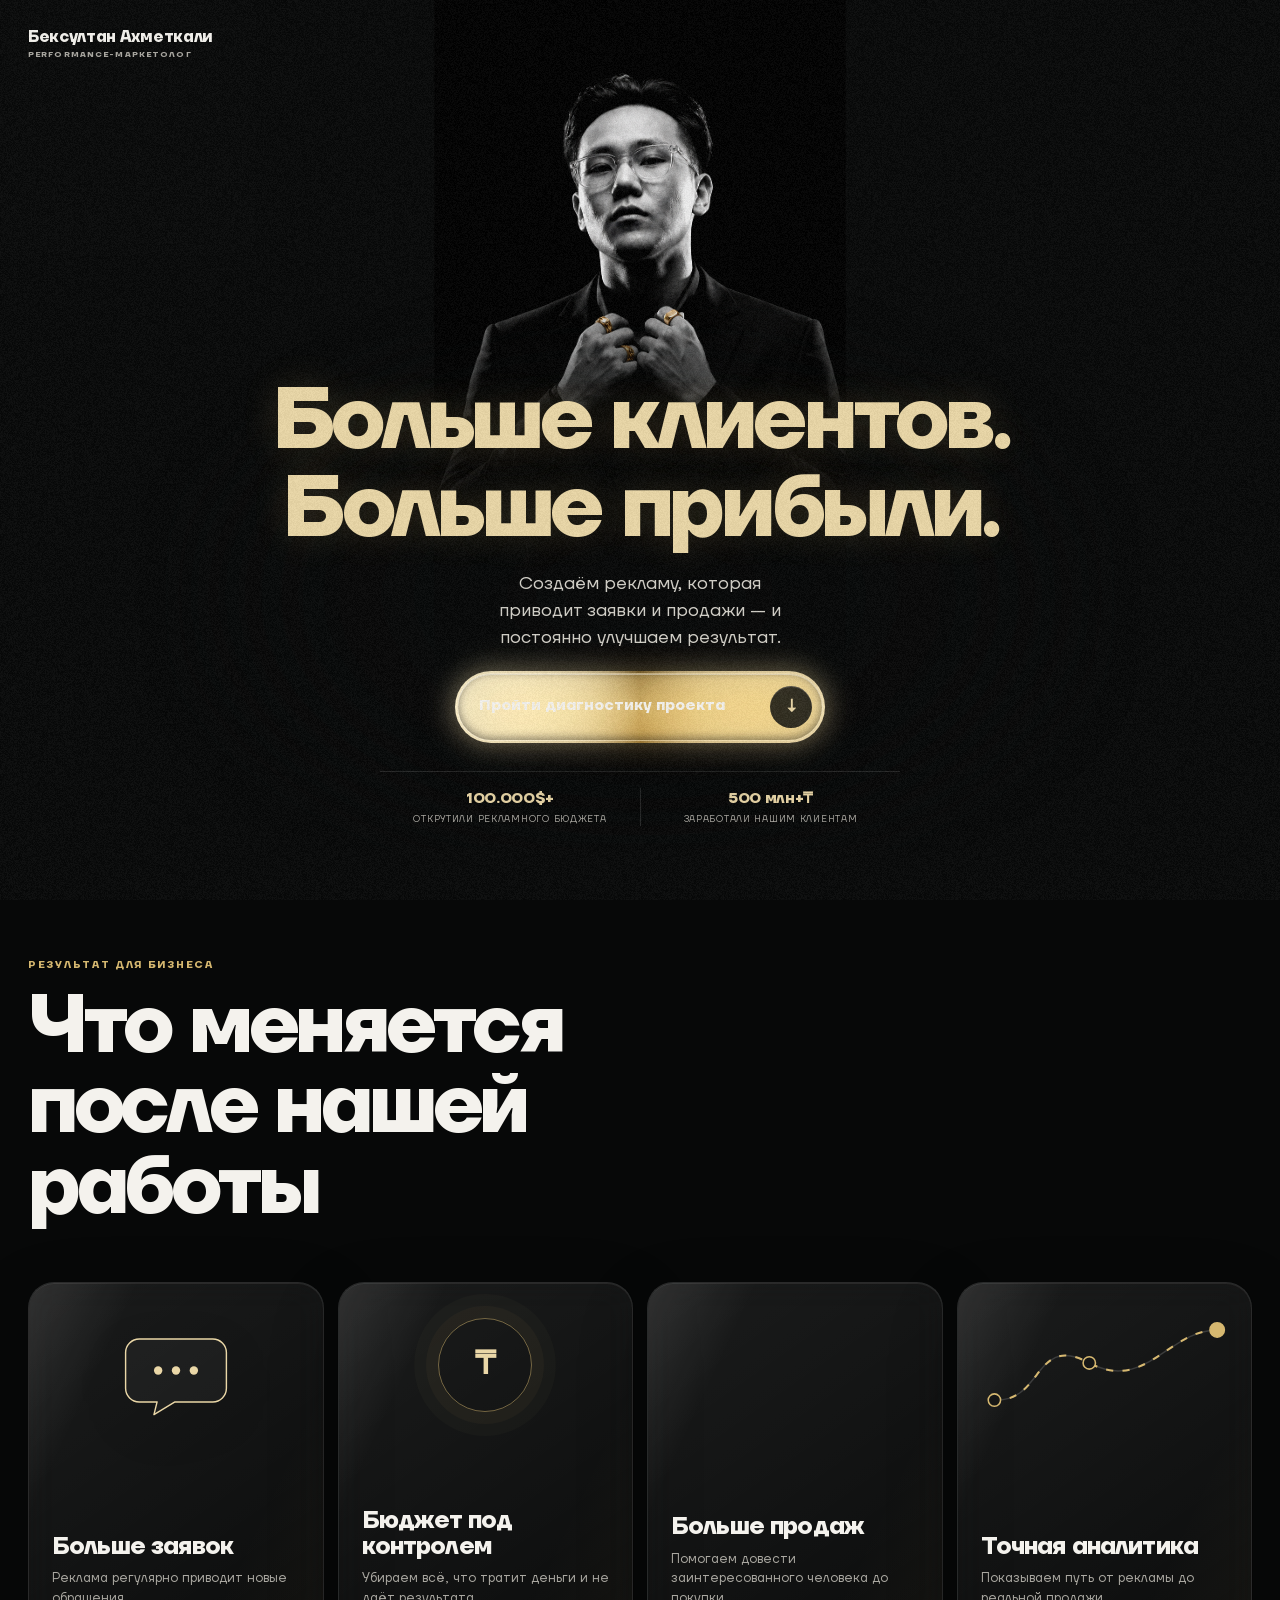
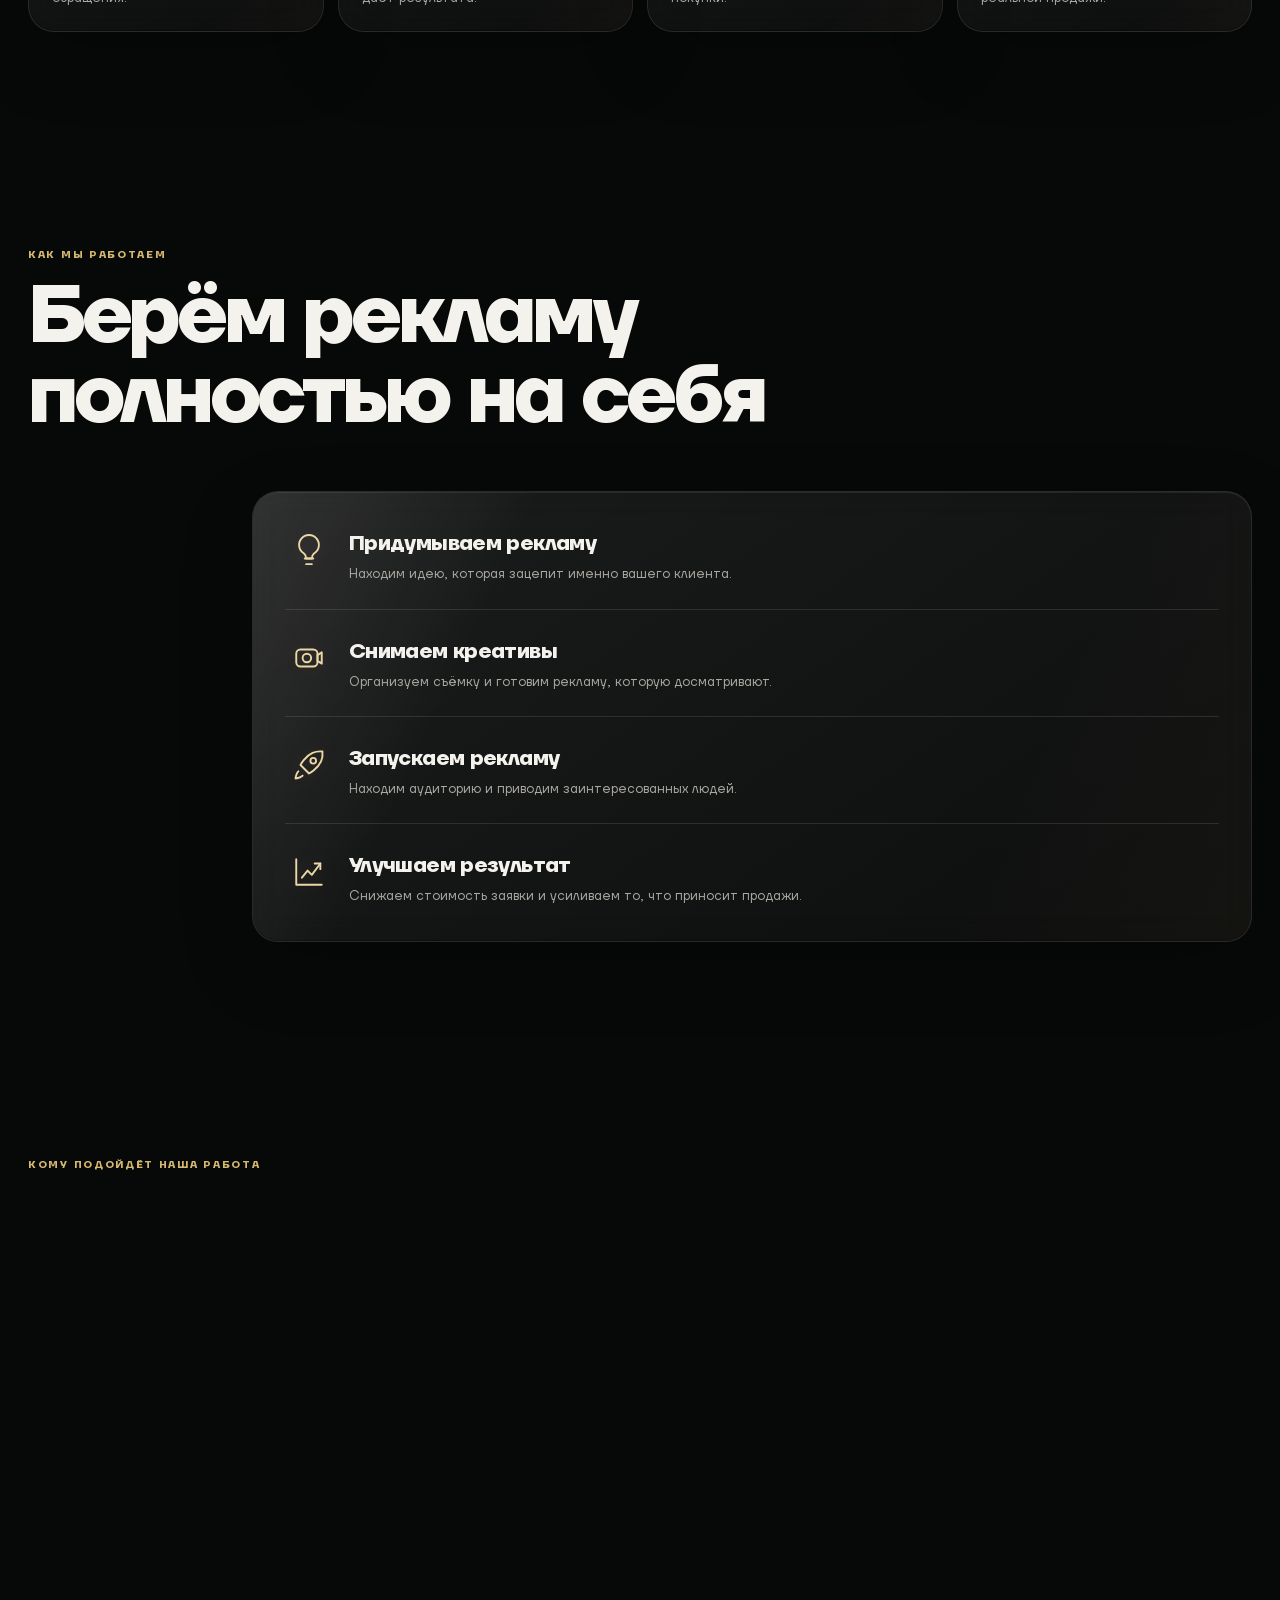
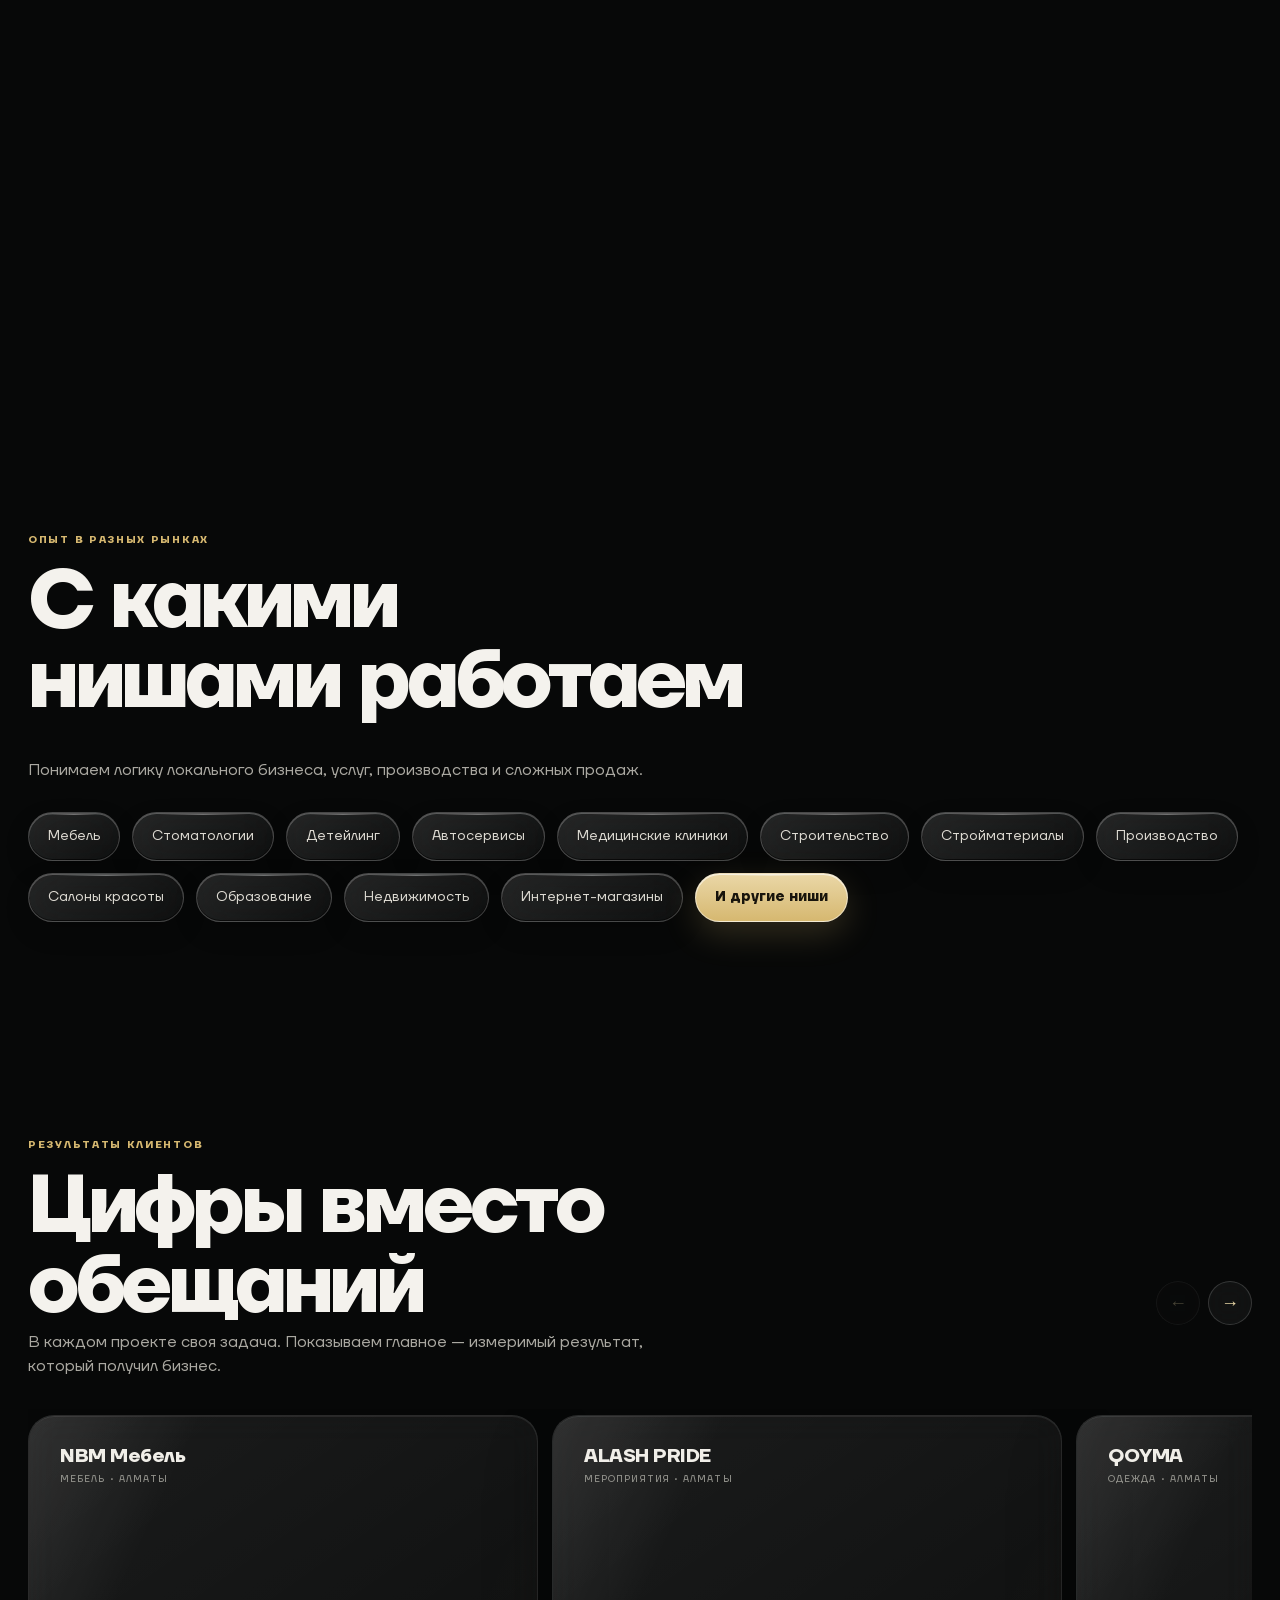
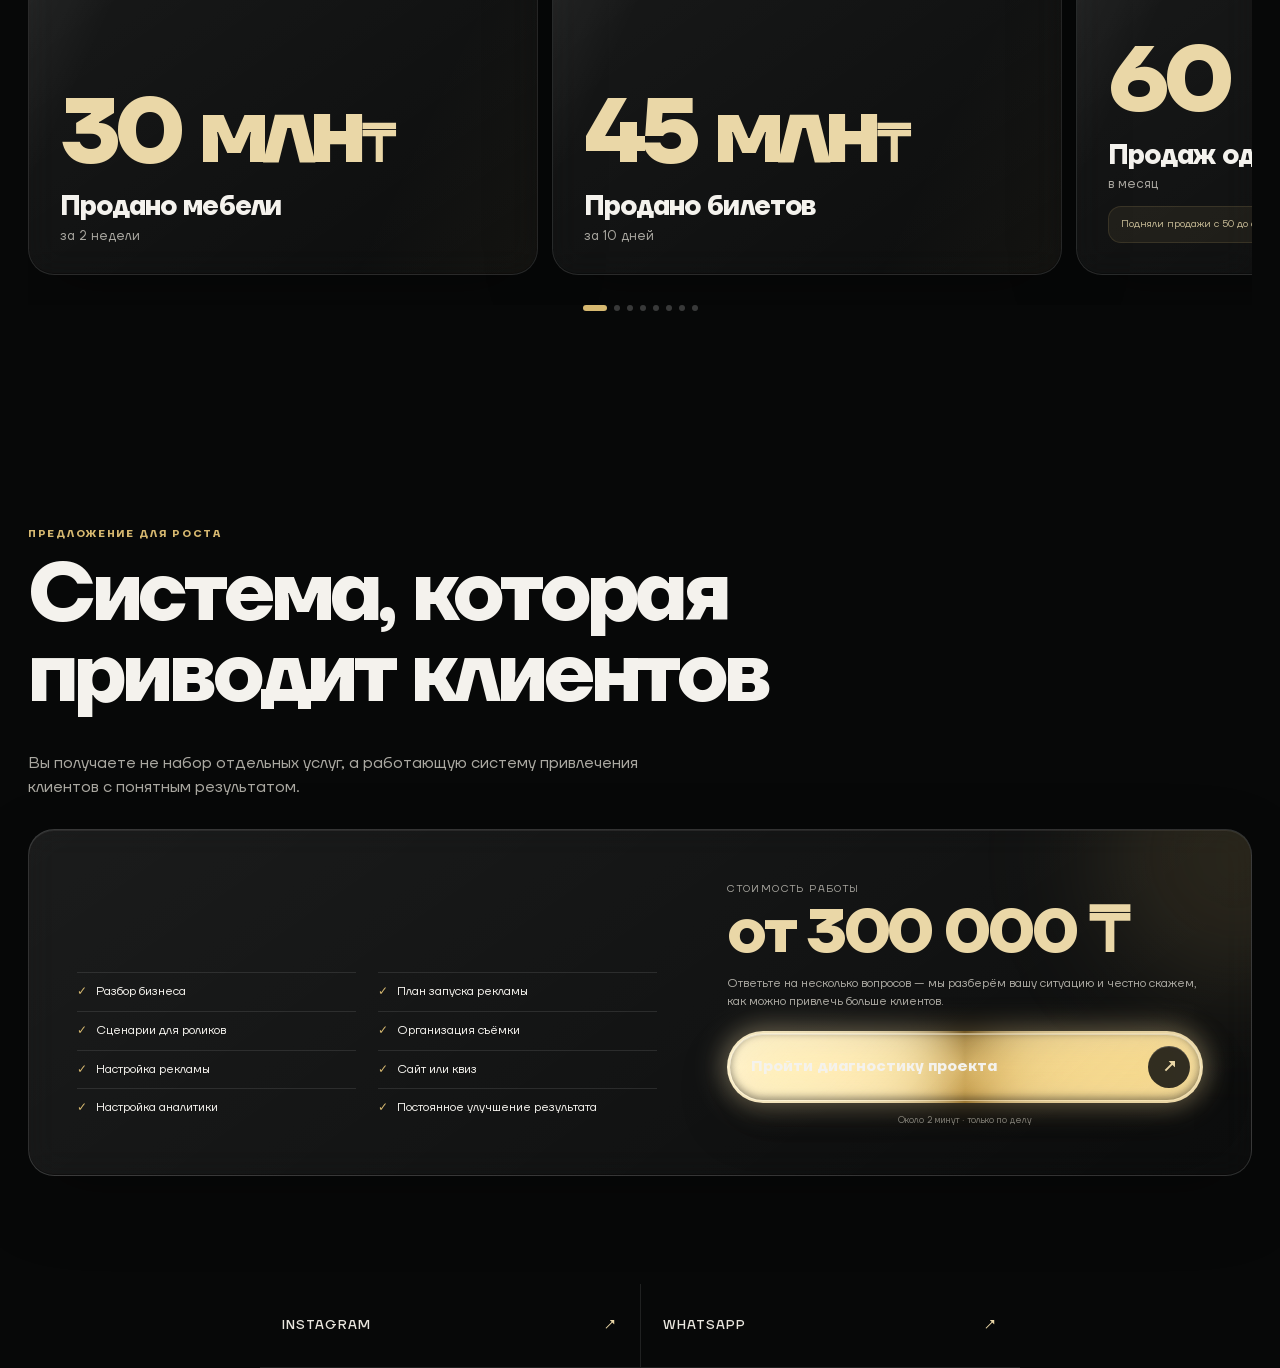
<file: index.html>
<!doctype html>
<html lang="ru">
<head>
  <meta charset="utf-8">
  <meta name="viewport" content="width=device-width,initial-scale=1,viewport-fit=cover">
  <meta name="theme-color" content="#080909">
  <meta name="description" content="Бексултан Ахметкали — привлечение клиентов из рекламы для бизнеса в Астане и Алматы.">
  <title>Бексултан Ахметкали — больше клиентов из рекламы</title>
  <style>
    @font-face{font-family:"TT Firs Neue";src:url("assets/TTFirsNeue-Light.woff2") format("woff2");font-weight:300;font-style:normal;font-display:swap}@font-face{font-family:"TT Firs Neue";src:url("assets/TTFirsNeue-Regular.woff2") format("woff2");font-weight:400;font-style:normal;font-display:swap}@font-face{font-family:"TT Firs Neue";src:url("assets/TTFirsNeue-Medium.woff2") format("woff2");font-weight:500;font-style:normal;font-display:swap}@font-face{font-family:"TT Firs Neue";src:url("assets/TTFirsNeue-Bold.woff2") format("woff2");font-weight:700;font-style:normal;font-display:swap}@font-face{font-family:"TT Firs Neue";src:url("assets/TTFirsNeue-ExtraBoldItalic.woff2") format("woff2");font-weight:800;font-style:italic;font-display:swap}
    :root{--bg:#070808;--bg2:#0e0f0f;--glass:rgba(255,255,255,.07);--glass2:rgba(255,255,255,.11);--ink:#f4f2ed;--muted:#aaa8a1;--gold:#d6b870;--gold2:#ead7a7;--line:rgba(255,255,255,.14);--r:26px;--max:1240px;--ease:cubic-bezier(.16,1,.3,1)}
    *{box-sizing:border-box}html{scroll-behavior:smooth;background:var(--bg)}body{margin:0;background:var(--bg);color:var(--ink);font-family:"TT Firs Neue",-apple-system,BlinkMacSystemFont,"SF Pro Text","Segoe UI",sans-serif;line-height:1.48;overflow-x:hidden;-webkit-font-smoothing:antialiased}a{color:inherit;text-decoration:none}button,a{-webkit-tap-highlight-color:transparent}.grain{position:fixed;inset:-12%;width:124%;height:124%;z-index:100;pointer-events:none;opacity:.115;mix-blend-mode:overlay;image-rendering:pixelated;transform:translateZ(0)}.lights{position:fixed;inset:-25%;z-index:-1;pointer-events:none;overflow:hidden}.light{position:absolute;border-radius:50%;filter:blur(85px);opacity:.19;will-change:transform}.light.one{width:52vw;height:52vw;background:#a67b30;top:2%;right:-7%;animation:drift1 18s ease-in-out infinite alternate}.light.two{width:50vw;height:40vw;background:#504734;left:-12%;top:46%;animation:drift2 23s ease-in-out infinite alternate}.light.three{width:38vw;height:38vw;background:#72581d;right:5%;bottom:-3%;animation:drift3 21s ease-in-out infinite alternate}@keyframes drift1{to{transform:translate(-12%,22%) scale(1.08)}}@keyframes drift2{to{transform:translate(18%,-16%) scale(.88)}}@keyframes drift3{to{transform:translate(-18%,-22%) scale(1.14)}}
    .wrap{width:min(calc(100% - 44px),var(--max));margin-inline:auto}.section{padding:72px 0;position:relative}.kicker{color:var(--gold);font-size:10px;font-weight:700;letter-spacing:.17em;text-transform:uppercase}.section-title{font-size:clamp(36px,10.2vw,52px);font-weight:700;line-height:.98;letter-spacing:-.052em;margin:14px 0 34px;max-width:1000px}.section-intro{color:var(--muted);font-size:16px;max-width:640px;margin:-18px 0 30px}.reveal{opacity:0;transform:translateY(24px);filter:blur(7px);transition:opacity .8s var(--ease),transform .8s var(--ease),filter .8s var(--ease)}.reveal.show{opacity:1;transform:none;filter:none}
    .nav{position:absolute;top:0;left:0;width:100%;z-index:20;padding:max(18px,env(safe-area-inset-top)) 0 0}.nav-in{display:flex;align-items:center;justify-content:space-between}.brand{font-size:14px;font-weight:760;line-height:1.15;letter-spacing:-.02em}.brand small{display:block;color:var(--muted);font-size:8px;letter-spacing:.14em;text-transform:uppercase;margin-top:4px}.place{font-size:10px;color:#cac6bb;display:flex;align-items:center;gap:7px}.place:before{content:"";width:6px;height:6px;border-radius:50%;background:var(--gold);box-shadow:0 0 0 5px rgba(214,184,112,.1)}
    .hero{min-height:720px;height:100svh;max-height:860px;position:relative;display:flex;align-items:flex-end;overflow:hidden;isolation:isolate}.hero-photo{position:absolute;inset:0;z-index:-3}.hero-photo img{width:100%;height:100%;object-fit:cover;object-position:67% center;filter:saturate(.48) contrast(1.06) brightness(.72);opacity:.68}.hero-photo:after{content:"";position:absolute;inset:0;background:linear-gradient(0deg,#070808 0%,rgba(7,8,8,.9) 37%,rgba(7,8,8,.19) 76%,rgba(7,8,8,.48) 100%),linear-gradient(90deg,rgba(7,8,8,.78),transparent 84%)}.hero-orbit{position:absolute;width:390px;height:390px;border:1px solid rgba(214,184,112,.22);border-radius:50%;right:-245px;top:17%;z-index:-2;box-shadow:0 0 80px rgba(214,184,112,.08),inset 0 0 80px rgba(214,184,112,.05);animation:orbit 12s ease-in-out infinite alternate}.hero-orbit:after{content:"";position:absolute;width:8px;height:8px;border-radius:50%;background:var(--gold2);left:9%;top:18%;box-shadow:0 0 22px var(--gold)}@keyframes orbit{to{transform:translate(-15px,22px) rotate(12deg)}}.hero-content{padding-bottom:max(27px,env(safe-area-inset-bottom));width:100%}.hero-copy{max-width:760px}.hero h1{font-size:clamp(46px,12.4vw,61px);font-weight:700;line-height:.94;letter-spacing:-.058em;margin:12px 0 19px;text-wrap:balance}.hero h1 span{color:var(--gold2);text-shadow:0 0 35px rgba(214,184,112,.18)}.hero .lead{font-size:14px;line-height:1.55;color:#d3d0c8;margin:0 0 20px;max-width:660px}.hero-actions{display:flex;flex-direction:column;gap:10px}.btn{display:flex;align-items:center;justify-content:space-between;gap:18px;width:100%;min-height:62px;padding:10px 12px 10px 21px;border:1px solid rgba(255,255,255,.25);border-radius:999px;background:linear-gradient(180deg,var(--gold2),var(--gold));color:#17140e;font-size:14px;font-weight:700;box-shadow:0 18px 45px rgba(0,0,0,.36),inset 0 1px 1px rgba(255,255,255,.6),inset 0 -2px 7px rgba(94,68,18,.18);transition:.35s var(--ease)}.btn-icon{display:grid;place-items:center;width:42px;height:42px;border-radius:50%;background:#17140e;color:var(--gold2);font-size:19px;flex:0 0 auto}.hero-note{font-size:10px;color:var(--muted);padding-left:4px}.trust-pill{position:absolute;right:22px;top:92px;display:flex;align-items:center;gap:9px;padding:9px 12px;border:1px solid var(--line);border-radius:999px;background:rgba(12,13,13,.34);backdrop-filter:blur(22px) saturate(150%);-webkit-backdrop-filter:blur(22px) saturate(150%);font-size:9px;color:#d5d1c7;box-shadow:inset 0 1px rgba(255,255,255,.14),inset 0 -1px rgba(0,0,0,.45),0 15px 35px rgba(0,0,0,.22)}.trust-pill svg{width:13px;color:var(--gold)}
    .outcome-grid{display:grid;grid-template-columns:1fr;gap:14px}.glass{position:relative;overflow:hidden;background:linear-gradient(145deg,rgba(255,255,255,.105),rgba(255,255,255,.028) 52%,rgba(214,184,112,.035));border:1px solid rgba(255,255,255,.18);border-radius:var(--r);box-shadow:0 28px 80px rgba(0,0,0,.3),inset 0 1px rgba(255,255,255,.18),inset 0 -1px rgba(0,0,0,.55);backdrop-filter:blur(26px) saturate(145%);-webkit-backdrop-filter:blur(26px) saturate(145%)}.glass:before{content:"";position:absolute;inset:0;border-radius:inherit;pointer-events:none;background:linear-gradient(115deg,rgba(255,255,255,.13),transparent 24%,transparent 72%,rgba(214,184,112,.055));mix-blend-mode:screen}.glass:after{content:"";position:absolute;width:65%;height:1px;top:0;left:8%;background:linear-gradient(90deg,transparent,rgba(255,255,255,.7),transparent);opacity:.48}.outcome{min-height:286px;padding:23px;display:flex;flex-direction:column;justify-content:space-between}.outcome-copy{position:relative;z-index:2}.outcome-copy h3{font-size:24px;font-weight:700;line-height:1.08;letter-spacing:-.035em;margin:0 0 10px}.outcome-copy p{font-size:13px;color:var(--muted);margin:0}.viz{height:126px;position:relative;margin:-4px 0 15px;z-index:2}.lead-stream{display:flex;align-items:center;justify-content:center;gap:9px}.lead-card{width:46px;height:58px;border:1px solid rgba(255,255,255,.16);border-radius:14px;background:rgba(255,255,255,.055);display:grid;place-items:center;animation:leadIn 3s var(--ease) infinite}.lead-card:nth-child(2){animation-delay:.35s}.lead-card:nth-child(3){animation-delay:.7s}.lead-card svg{width:25px;color:var(--gold2)}.lead-count{position:absolute;right:19%;top:5px;min-width:28px;height:28px;padding:0 7px;border-radius:999px;background:var(--gold);color:#16130d;display:grid;place-items:center;font-size:11px;font-weight:700;box-shadow:0 0 24px rgba(214,184,112,.35)}@keyframes leadIn{0%,15%{transform:translateY(22px);opacity:0}35%,80%{transform:none;opacity:1}100%{transform:translateY(-8px);opacity:0}}.viz-shield{display:grid;place-items:center}.shield{width:94px;height:94px;border:1px solid rgba(214,184,112,.5);border-radius:50%;display:grid;place-items:center;box-shadow:0 0 0 12px rgba(214,184,112,.04),0 0 0 24px rgba(214,184,112,.025);animation:breathe 3s ease-in-out infinite}.shield:before{content:"₸";font-size:32px;color:var(--gold2);font-weight:700}@keyframes breathe{50%{transform:scale(1.06);box-shadow:0 0 0 17px rgba(214,184,112,.035),0 0 0 34px rgba(214,184,112,.015)}}.sales-funnel{display:grid;grid-template-columns:1fr 50px 1fr;align-items:center;gap:7px}.people,.money{display:flex;flex-direction:column;gap:5px}.people span,.money span{height:27px;border-radius:9px;border:1px solid rgba(255,255,255,.14);display:flex;align-items:center;justify-content:center;font-size:12px;animation:saleFlow 3.2s ease-in-out infinite}.people span:nth-child(2),.money span:nth-child(2){animation-delay:.35s}.people span:nth-child(3),.money span:nth-child(3){animation-delay:.7s}.money span{color:#17140e;background:var(--gold);border-color:var(--gold);font-weight:700}.funnel-shape{height:90px;clip-path:polygon(0 0,100% 0,67% 100%,33% 100%);background:linear-gradient(180deg,rgba(255,255,255,.13),rgba(214,184,112,.16));border-top:1px solid rgba(255,255,255,.25)}@keyframes saleFlow{0%,15%{opacity:.2;transform:translateX(-8px)}35%,78%{opacity:1;transform:none}100%{opacity:.2;transform:translateX(8px)}}.viz-path svg{width:100%;height:100%;overflow:visible}.pathline{stroke:rgba(255,255,255,.16);stroke-width:1.4;fill:none}.signal{stroke:var(--gold);stroke-width:2;fill:none;stroke-dasharray:7 9;animation:dash 4s linear infinite}.node{fill:#151616;stroke:var(--gold);stroke-width:1.5}.node-last{fill:var(--gold)}@keyframes dash{to{stroke-dashoffset:-80}}
    .process-board{padding:7px 20px 8px;counter-reset:steps}.step{position:relative;display:grid;grid-template-columns:58px 1fr;gap:14px;padding:24px 0;border-top:1px solid rgba(255,255,255,.11)}.step:first-child{border-top:0}.step:before{counter-increment:steps;content:"0" counter(steps);position:absolute;left:18px;top:60px;font-size:9px;color:var(--gold)}.step-visual{width:56px;height:56px;border-radius:18px;display:grid;place-items:center;background:rgba(214,184,112,.07);border:1px solid rgba(214,184,112,.2);color:var(--gold2);position:relative}.step-visual svg{width:29px;height:29px;stroke:currentColor;fill:none;stroke-width:1.35}.step-visual.idea i{position:absolute;width:5px;height:5px;border-radius:50%;background:var(--gold);animation:spark 2s ease-in-out infinite}.step-visual.idea i:nth-child(2){transform:translate(-22px,-17px)}.step-visual.idea i:nth-child(3){transform:translate(22px,-12px);animation-delay:.5s}@keyframes spark{50%{opacity:.18;scale:.5}}.step-visual.record:after{content:"REC";position:absolute;bottom:4px;right:5px;font-size:6px;color:#dc7c67;letter-spacing:.08em}.step-visual.launch:after{content:"";position:absolute;width:7px;height:7px;border-radius:50%;background:var(--gold);animation:pulseDot 2s infinite}@keyframes pulseDot{to{box-shadow:0 0 0 22px rgba(214,184,112,0)}}.step-visual.grow .up{position:absolute;font-size:18px;font-weight:700;animation:rise 2.4s var(--ease) infinite}@keyframes rise{0%{transform:translateY(8px);opacity:.2}55%,80%{transform:none;opacity:1}100%{transform:translateY(-7px);opacity:0}}.step h3{font-size:21px;font-weight:700;letter-spacing:-.03em;margin:2px 0 6px}.step p{font-size:13px;color:var(--muted);margin:0}.step-copy{align-self:center}.partner-card{padding:7px 24px}.partner-card h3{font-size:31px;line-height:1;letter-spacing:-.045em;margin:14px 0 14px}.partner-card>p{font-size:14px;color:var(--muted);margin:0 0 25px}.partner-grid{display:grid;gap:0}.partner-item{padding:18px 0;border:0;border-top:1px solid rgba(255,255,255,.11);border-radius:0;background:transparent;display:grid;grid-template-columns:27px 1fr;gap:9px;align-items:center;font-size:13px}.partner-item:first-child{border-top:0}.partner-item .check{width:21px;height:21px}.checklist{list-style:none;padding:0;margin:0}.checklist li{display:grid;grid-template-columns:24px 1fr;gap:8px;padding:12px 0;border-top:1px solid var(--line);font-size:13px}.check{width:19px;height:19px;border-radius:50%;border:1px solid rgba(214,184,112,.5);display:grid;place-items:center;color:var(--gold2);font-size:10px}
    .niche-cloud{display:flex;flex-wrap:wrap;gap:9px 8px;align-items:center}.niche{position:relative;padding:11px 15px;border-radius:999px;border:1px solid rgba(255,255,255,.18);background:linear-gradient(145deg,rgba(255,255,255,.105),rgba(255,255,255,.035));box-shadow:inset 0 1px rgba(255,255,255,.2),inset 0 -1px rgba(0,0,0,.55),0 12px 28px rgba(0,0,0,.16);backdrop-filter:blur(20px) saturate(145%);-webkit-backdrop-filter:blur(20px) saturate(145%);font-size:12px;color:#dedbd3;white-space:nowrap;transition:.35s var(--ease)}.niche:nth-child(3n+2){border-color:rgba(214,184,112,.34);background:linear-gradient(145deg,rgba(214,184,112,.14),rgba(255,255,255,.035))}.niche:nth-child(4n){padding-inline:19px}.niche:before{content:"";position:absolute;top:1px;left:18%;right:18%;height:1px;background:linear-gradient(90deg,transparent,rgba(255,255,255,.68),transparent);opacity:.55}
    .cases{display:grid;gap:12px}.case{min-height:340px;padding:22px;display:flex;flex-direction:column;justify-content:space-between}.placeholder{font-size:9px;letter-spacing:.1em;text-transform:uppercase;color:var(--muted);border:1px dashed rgba(255,255,255,.18);border-radius:999px;padding:7px 10px;align-self:flex-start}.metric{font-size:58px;line-height:.9;letter-spacing:-.065em;color:var(--gold2);font-weight:700}.case h3{font-size:24px;line-height:1.06;letter-spacing:-.04em;margin:14px 0 7px}.case p{font-size:13px;color:var(--muted);margin:0}.case.featured{background:linear-gradient(145deg,#e3d1a2,#bca061);color:#17140e}.case.featured .metric{color:#5b4718}.case.featured p,.case.featured .placeholder{color:rgba(23,20,14,.6);border-color:rgba(23,20,14,.28)}
    .offer-shell{padding:7px;background:linear-gradient(145deg,rgba(255,255,255,.15),rgba(214,184,112,.07),rgba(255,255,255,.025));border:1px solid rgba(255,255,255,.2);border-radius:32px;box-shadow:0 45px 120px rgba(0,0,0,.42),inset 0 1px rgba(255,255,255,.22);backdrop-filter:blur(28px);-webkit-backdrop-filter:blur(28px)}.offer{padding:27px 20px 21px;border-radius:26px;background:rgba(6,7,7,.68);border:1px solid rgba(255,255,255,.09);overflow:hidden;position:relative}.offer:before{content:"";position:absolute;width:270px;height:270px;border-radius:50%;background:rgba(214,184,112,.13);filter:blur(60px);right:-120px;top:-110px}.offer .section-title{font-size:clamp(38px,10vw,58px);position:relative;margin-bottom:24px}.offer-grid{position:relative;display:grid;gap:25px}.offer-list{display:grid;grid-template-columns:1fr;gap:0}.offer-list span{padding:10px 0;border-top:1px solid rgba(255,255,255,.1);font-size:12px;display:flex;gap:9px}.offer-list b{color:var(--gold);font-weight:500}.offer-price{padding-top:4px}.offer-price small{display:block;color:var(--muted);font-size:10px;text-transform:uppercase;letter-spacing:.14em}.offer-price strong{display:block;font-size:clamp(45px,12vw,67px);line-height:.92;letter-spacing:-.06em;color:var(--gold2);margin:8px 0 13px}.offer-price p{font-size:12px;color:var(--muted);margin:0 0 20px}.liquid-cta{position:relative;isolation:isolate;width:100%;padding:2px;border-radius:999px;background:conic-gradient(from var(--angle),#6f5421,#f4e2b3,#98732e,#fff3ce,#6f5421);box-shadow:0 0 25px rgba(214,184,112,.22),0 22px 45px rgba(0,0,0,.45);animation:metalSpin 4.8s linear infinite}.liquid-cta:before{content:"";position:absolute;inset:-7px;border-radius:inherit;background:inherit;filter:blur(14px);opacity:.24;z-index:-1}.liquid-cta a{min-height:68px;padding:9px 10px 9px 21px;border-radius:inherit;background:linear-gradient(135deg,rgba(255,255,255,.22),rgba(255,255,255,.075) 42%,rgba(214,184,112,.14));border:1px solid rgba(255,255,255,.28);display:flex;align-items:center;justify-content:space-between;gap:12px;backdrop-filter:blur(25px) saturate(170%);-webkit-backdrop-filter:blur(25px) saturate(170%);box-shadow:inset 0 1px rgba(255,255,255,.4),inset 0 -2px 8px rgba(0,0,0,.45);overflow:hidden;position:relative;font-size:14px;font-weight:700}.liquid-cta a:before{content:"";position:absolute;inset:-40% auto -40% -45%;width:32%;background:linear-gradient(90deg,transparent,rgba(255,255,255,.7),transparent);transform:skewX(-18deg);animation:shine 3.3s ease-in-out infinite}.liquid-cta .btn-icon{background:rgba(7,8,8,.82);box-shadow:inset 0 1px rgba(255,255,255,.18)}@property --angle{syntax:"<angle>";initial-value:0deg;inherits:false}@keyframes metalSpin{to{--angle:360deg}}@keyframes shine{0%,38%{left:-45%}70%,100%{left:125%}}.offer-note{text-align:center;font-size:9px;color:var(--muted);margin-top:11px}.footer{padding:28px 0 calc(28px + env(safe-area-inset-bottom));border-top:1px solid var(--line);color:var(--muted);font-size:10px}.footer-in{display:flex;flex-direction:column;gap:8px}
    @media(min-width:700px){.wrap{width:min(calc(100% - 56px),var(--max))}.section{padding:108px 0}.section-title{font-size:clamp(54px,7vw,82px);margin-bottom:54px}.nav{padding-top:28px}.brand{font-size:16px}.place{font-size:12px}.hero{min-height:780px;max-height:940px}.hero-photo img{object-position:center}.hero-photo:after{background:linear-gradient(90deg,rgba(8,9,9,.98) 0%,rgba(8,9,9,.72) 45%,rgba(8,9,9,.08) 78%,rgba(8,9,9,.42) 100%),linear-gradient(0deg,#080909 0%,transparent 35%)}.hero h1{font-size:clamp(70px,7.8vw,112px);max-width:1000px}.hero .lead{font-size:18px}.hero-actions{flex-direction:row;align-items:center}.btn{max-width:370px}.hero-note{max-width:170px}.trust-pill{right:max(28px,calc((100vw - var(--max))/2));top:120px}.hero-orbit{width:650px;height:650px;right:-260px}.outcome-grid{grid-template-columns:repeat(2,1fr)}.process-board{max-width:1000px;margin-left:auto;padding:10px 32px}.step{grid-template-columns:72px 1fr;gap:20px}.step:before{left:25px}.step-visual{width:68px;height:68px}.partner-card{padding:42px}.partner-grid{grid-template-columns:repeat(2,1fr)}.niche-cloud{gap:12px}.niche{font-size:14px;padding:13px 19px}.cases{grid-template-columns:1.2fr 1fr 1fr}.offer{padding:48px}.offer-grid{grid-template-columns:1fr .82fr;gap:70px;align-items:end}.offer-list{grid-template-columns:1fr 1fr;column-gap:22px}.liquid-cta a{font-size:15px}.footer-in{flex-direction:row;justify-content:space-between}}
    @media(min-width:1050px){.outcome-grid{grid-template-columns:repeat(4,1fr)}.outcome{min-height:350px}.btn:hover{transform:translateY(-3px);box-shadow:0 24px 60px rgba(0,0,0,.42),inset 0 1px 1px rgba(255,255,255,.7)}.niche:hover{transform:translateY(-3px);border-color:rgba(214,184,112,.5)}.liquid-cta:hover{filter:brightness(1.12);transform:translateY(-3px)}}
    @media(prefers-reduced-motion:reduce){html{scroll-behavior:auto}.light,.hero-orbit,.hero-word,.hero-energy,.viz i,.shield,.signal,.step-icon i{animation:none}.reveal{opacity:1;transform:none;filter:none;transition:none}.grain{display:none}}
  </style>
  <style>
    .offer-price strong{font-size:clamp(38px,10vw,62px);letter-spacing:-.055em;white-space:nowrap}
    .nav-in{justify-content:flex-start}.hero-content{padding-bottom:max(34px,env(safe-area-inset-bottom))}.hero h1{font-size:clamp(38px,10.3vw,48px);line-height:.98;letter-spacing:-.05em;margin:0 0 18px}.hero-line{display:block;white-space:nowrap}.hero-line.accent{color:var(--gold2);margin-top:4px}.hero .lead{max-width:330px;font-size:14px;line-height:1.5;margin-bottom:22px}.hero-photo img{object-position:65% center}.hero-photo:after{background:linear-gradient(0deg,#070808 0%,rgba(7,8,8,.91) 40%,rgba(7,8,8,.16) 78%,rgba(7,8,8,.5) 100%),linear-gradient(90deg,rgba(7,8,8,.78),transparent 86%)}
    .glass{border:1px solid transparent;border-radius:30px;background:linear-gradient(145deg,rgba(255,255,255,.105),rgba(255,255,255,.028) 54%,rgba(214,184,112,.035)) padding-box,linear-gradient(135deg,rgba(255,255,255,.5),rgba(255,255,255,.08) 42%,rgba(214,184,112,.24),rgba(255,255,255,.13)) border-box;background-clip:padding-box,border-box;isolation:isolate}.glass:after{display:none}.outcome{border-radius:30px}.section-title{max-width:12ch;text-wrap:balance}
    .lead-feed{position:relative;height:130px;margin:0}.lead-pop{position:absolute;left:50%;width:218px;height:43px;padding:6px 9px;display:grid;grid-template-columns:29px 1fr;grid-template-rows:1fr 1fr;column-gap:8px;border:1px solid rgba(255,255,255,.16);border-radius:14px;background:rgba(24,25,25,.83);backdrop-filter:blur(14px);box-shadow:0 12px 25px rgba(0,0,0,.35),inset 0 1px rgba(255,255,255,.12);opacity:0;transform:translate(-50%,22px) scale(.94);animation:leadPop 5.2s var(--ease) infinite}.lead-pop:nth-child(2){animation-delay:1.15s}.lead-pop:nth-child(3){animation-delay:2.3s}.lead-pop:nth-child(4){animation-delay:3.45s}.lead-pop i{grid-row:1/3;width:29px;height:29px;border-radius:50%;display:grid;place-items:center;background:linear-gradient(145deg,var(--gold2),#8d6b2c);color:#17140e;font-style:normal;font-size:10px;font-weight:700}.lead-pop b{font-size:9px;align-self:end}.lead-pop em{font-size:7px;color:var(--muted);font-style:normal}@keyframes leadPop{0%,8%{opacity:0;transform:translate(-50%,22px) scale(.94)}18%,56%{opacity:1;transform:translate(-50%,0) scale(1)}72%,100%{opacity:0;transform:translate(-50%,-24px) scale(.96)}}
    .sales-conveyor{height:132px;margin:0;display:grid;grid-template-rows:32px 56px 32px;justify-items:center;gap:4px;overflow:hidden}.conveyor{width:210px;display:flex;gap:10px;justify-content:center;position:relative}.conveyor:after{content:"";position:absolute;left:0;right:0;bottom:-4px;height:1px;background:linear-gradient(90deg,transparent,rgba(255,255,255,.25),transparent)}.conveyor span{min-width:31px;height:27px;border-radius:10px;display:grid;place-items:center;border:1px solid rgba(255,255,255,.15);font-size:10px;animation:belt 3.4s linear infinite}.people-belt span{color:#d6d2ca;background:rgba(255,255,255,.05)}.cash-belt span{background:var(--gold);border-color:var(--gold);color:#17140e;font-weight:700}.conveyor span:nth-child(2){animation-delay:-.85s}.conveyor span:nth-child(3){animation-delay:-1.7s}.conveyor span:nth-child(4){animation-delay:-2.55s}.funnel-box{width:88px;height:56px;clip-path:polygon(8% 0,92% 0,64% 100%,36% 100%);background:linear-gradient(180deg,rgba(255,255,255,.16),rgba(214,184,112,.2));border-top:1px solid rgba(255,255,255,.34);position:relative}.funnel-box:after{content:"";position:absolute;inset:8px 22px;background:rgba(214,184,112,.18);filter:blur(7px)}@keyframes belt{0%{transform:translateX(-14px);opacity:0}18%,78%{opacity:1}100%{transform:translateX(14px);opacity:0}}
    .step{grid-template-columns:48px 1fr;gap:16px}.step-visual{width:44px;height:58px;border:0;border-radius:0;background:transparent;color:var(--gold2);box-shadow:none}.step-visual svg{width:34px;height:34px;stroke-width:1.15;filter:drop-shadow(0 0 9px rgba(214,184,112,.3))}.step-visual:after,.step-visual i,.step-visual .up{display:none!important}.step:before{left:17px;top:69px;color:rgba(234,215,167,.55)}
    #niches{overflow:visible}.niche-glow{position:absolute;width:min(720px,130vw);height:560px;border-radius:50%;background:radial-gradient(ellipse at center,rgba(214,184,112,.19) 0%,rgba(151,111,35,.1) 34%,rgba(92,67,20,.035) 58%,transparent 78%);filter:blur(18px);right:-58%;bottom:-270px;pointer-events:none}.niche-cloud{position:relative;z-index:2}.niche{border-color:rgba(255,255,255,.2);background:linear-gradient(145deg,rgba(255,255,255,.12),rgba(255,255,255,.035));box-shadow:inset 0 1px rgba(255,255,255,.25),inset 0 -1px rgba(0,0,0,.6),0 10px 24px rgba(0,0,0,.2)}.niche:nth-child(3n+2){border-color:rgba(255,255,255,.2);background:linear-gradient(145deg,rgba(255,255,255,.12),rgba(255,255,255,.035))}.niche-more{color:#18140c!important;background:linear-gradient(180deg,var(--gold2),var(--gold))!important;border-color:rgba(255,255,255,.5)!important;font-weight:700;box-shadow:0 12px 34px rgba(214,184,112,.2),inset 0 1px rgba(255,255,255,.65)!important}
    .offer-shell{border-radius:36px;overflow:hidden;background:linear-gradient(145deg,rgba(255,255,255,.16),rgba(214,184,112,.07),rgba(255,255,255,.035));background-clip:padding-box}.offer{border-radius:30px;overflow:hidden}.offer .section-title{font-size:clamp(38px,9.6vw,56px);line-height:1;max-width:11ch;text-wrap:balance;margin-bottom:28px}
    @media(min-width:700px){.hero h1{font-size:clamp(64px,6.8vw,98px)}.hero-line{white-space:normal}.hero .lead{max-width:620px;font-size:18px}.offer .section-title{max-width:12ch}}
  </style>
  <style>.hero-content{width:min(calc(100% - 44px),var(--max))}.hero-copy,.hero h1{width:100%;min-width:0}.hero h1{font-size:clamp(35px,9.4vw,44px)}@media(min-width:700px){.hero-content{width:min(calc(100% - 56px),var(--max))}.hero h1{font-size:clamp(64px,6.8vw,98px)}}</style>
  <style>
    .glass{position:relative;overflow:hidden;background:linear-gradient(145deg,rgba(255,255,255,.082),rgba(255,255,255,.025));border:1px solid var(--line);border-radius:var(--r);box-shadow:0 25px 70px rgba(0,0,0,.22),inset 0 1px rgba(255,255,255,.075),inset 0 -1px rgba(0,0,0,.35);backdrop-filter:blur(16px);-webkit-backdrop-filter:blur(16px);background-clip:padding-box}.glass:before{content:"";position:absolute;inset:0;border-radius:inherit;pointer-events:none;background:linear-gradient(115deg,rgba(255,255,255,.1),transparent 24%,transparent 74%,rgba(214,184,112,.04));mix-blend-mode:screen}.glass:after{display:none}.outcome,.process-board,.partner-card,.case{border-radius:var(--r)}
    .hero{height:780px;min-height:720px;max-height:780px;align-items:flex-end}.hero-copy{text-align:center;margin:auto}.hero-content{padding-bottom:24px}.hero h1{font-size:clamp(37px,9.6vw,46px);line-height:.96}.hero .lead{margin:0 auto 20px;max-width:330px}.hero-actions{align-items:center}.hero .btn{margin:auto}.hero-photo img{object-position:50% 38%;opacity:.76}.hero-photo:after{background:linear-gradient(0deg,#070808 0%,rgba(7,8,8,.91) 46%,rgba(7,8,8,.12) 82%,rgba(7,8,8,.35) 100%)}.hero-orbit{display:none}.hero-metrics{display:grid;grid-template-columns:1fr 1fr;gap:0;margin-top:22px;border-top:1px solid rgba(255,255,255,.12);padding-top:16px}.hero-metrics>div{display:flex;flex-direction:column;gap:3px}.hero-metrics>div+div{border-left:1px solid rgba(255,255,255,.12)}.hero-metrics strong{font-size:15px;color:var(--gold2);letter-spacing:-.02em}.hero-metrics span{font-size:9px;color:var(--muted);text-transform:uppercase;letter-spacing:.08em}
    .lead-rain{position:relative;height:132px;margin:0}.rain-person{position:absolute;top:-20px;width:34px;height:34px;border:1px solid rgba(255,255,255,.17);border-radius:50%;display:grid;place-items:center;color:var(--gold2);background:rgba(255,255,255,.045);opacity:0;animation:rainLead 4.6s var(--ease) infinite}.rain-person svg{width:19px;height:19px;fill:none;stroke:currentColor;stroke-width:1.4}.rain-person:nth-child(1){left:12%;animation-delay:0s}.rain-person:nth-child(2){left:30%;animation-delay:.7s}.rain-person:nth-child(3){left:48%;animation-delay:1.4s}.rain-person:nth-child(4){left:66%;animation-delay:2.1s}.rain-person:nth-child(5){left:82%;animation-delay:2.8s}.lead-hub{position:absolute;left:50%;bottom:6px;transform:translateX(-50%);width:108px;height:37px;border:1px solid rgba(214,184,112,.35);border-radius:19px;background:rgba(214,184,112,.07);display:flex;align-items:center;justify-content:center;gap:7px;box-shadow:0 0 25px rgba(214,184,112,.08)}.lead-hub i{width:8px;height:8px;border-radius:50%;background:var(--gold);opacity:.75}@keyframes rainLead{0%,8%{opacity:0;transform:translateY(0) scale(.8)}20%{opacity:1}70%{opacity:1;transform:translateY(86px) scale(.92)}82%,100%{opacity:0;transform:translateY(92px) scale(.55)}}
    .conversion-line{position:relative;height:132px;margin:0;display:grid;grid-template-columns:1fr 2px 1fr;align-items:center;gap:10px}.axis{position:absolute;left:8%;right:8%;top:50%;height:1px;background:linear-gradient(90deg,transparent,rgba(255,255,255,.28) 15%,rgba(214,184,112,.5) 50%,rgba(255,255,255,.28) 85%,transparent)}.transform-line{grid-column:2;width:2px;height:72px;background:linear-gradient(180deg,transparent,var(--gold2),transparent);box-shadow:0 0 14px rgba(214,184,112,.35);z-index:2}.flow-users,.flow-cash{display:flex;align-items:center;justify-content:center;gap:6px;z-index:3}.flow-users{grid-column:1}.flow-cash{grid-column:3}.flow-users span,.flow-cash span{width:31px;height:31px;border-radius:50%;display:grid;place-items:center;animation:horizontalFlow 3.6s linear infinite}.flow-users span{border:1px solid rgba(255,255,255,.17);color:#d8d5ce;background:#151616}.flow-users svg{width:17px;height:17px;fill:none;stroke:currentColor;stroke-width:1.4}.flow-cash span{background:var(--gold);color:#17140e;font-size:12px;font-weight:700;box-shadow:0 0 15px rgba(214,184,112,.13)}.flow-users span:nth-child(2),.flow-cash span:nth-child(2){animation-delay:-1.2s}.flow-users span:nth-child(3),.flow-cash span:nth-child(3){animation-delay:-2.4s}@keyframes horizontalFlow{0%{transform:translateX(-9px);opacity:.2}25%,75%{opacity:1}100%{transform:translateX(9px);opacity:.25}}
    .step:before{display:none}.step{grid-template-columns:48px 1fr}.step-visual{height:48px}.offer-shell{padding:0;border:0;border-radius:var(--r);overflow:visible;background:none;box-shadow:none;backdrop-filter:none;-webkit-backdrop-filter:none}.offer{border-radius:var(--r);background:linear-gradient(145deg,rgba(255,255,255,.082),rgba(255,255,255,.025));border:1px solid var(--line);box-shadow:0 25px 70px rgba(0,0,0,.22),inset 0 1px rgba(255,255,255,.075),inset 0 -1px rgba(0,0,0,.35);backdrop-filter:blur(16px);-webkit-backdrop-filter:blur(16px)}
    .hero,.hero-photo{background:#000}.hero .liquid-cta{width:100%;max-width:370px;margin:auto}.hero-photo img{object-fit:contain;object-position:50% 0;transform:scale(.9) translateY(-2%);transform-origin:50% 0;filter:contrast(1.08) brightness(1.08);opacity:1;-webkit-mask-image:linear-gradient(90deg,transparent 0%,#000 9%,#000 91%,transparent 100%);mask-image:linear-gradient(90deg,transparent 0%,#000 9%,#000 91%,transparent 100%)}.hero-photo:after{background:linear-gradient(0deg,#070808 0%,rgba(7,8,8,.95) 23%,rgba(7,8,8,.42) 39%,rgba(7,8,8,.04) 63%,rgba(7,8,8,.13) 100%)}.hero-copy{position:relative;z-index:1}.hero-copy:before{content:"";position:absolute;left:-12%;right:-12%;top:-70px;bottom:-55px;z-index:-1;background:radial-gradient(ellipse at center,rgba(7,8,8,.9) 0%,rgba(7,8,8,.64) 48%,transparent 76%);filter:blur(15px);pointer-events:none}
    .hero-photo{z-index:-1}.hero-words{position:absolute;inset:0;z-index:0;pointer-events:none}.hero-word{position:absolute;font-family:"TT Firs Neue",sans-serif;font-size:clamp(19px,6vw,30px);font-weight:800;font-style:italic;line-height:.82;letter-spacing:-.085em;text-transform:uppercase;color:transparent;background-image:url("assets/noise.gif"),linear-gradient(112deg,#76551b 0%,#f5e6b6 21%,#ad7e2c 43%,#fff0bd 59%,#79561b 81%,#d6b870 100%);background-size:150px 150px,100% 100%;background-blend-mode:soft-light,normal;-webkit-background-clip:text;background-clip:text;-webkit-text-stroke:.45px rgba(255,235,174,.42);filter:drop-shadow(0 2px 0 rgba(54,35,7,.72)) drop-shadow(0 0 12px rgba(214,184,112,.18));opacity:.86;animation:wordFloat 7s ease-in-out infinite alternate}.hero-word:after{content:"";position:absolute;left:-7%;right:-4%;height:2px;bottom:-7px;background:linear-gradient(90deg,transparent,#d6b870 14%,#f5e6b6 54%,transparent);transform:skewX(-24deg);opacity:.48}.hero-word.traffic{left:4%;top:27%;transform:rotate(-11deg) skewX(-7deg)}.hero-word.leads{right:4%;top:31%;transform:rotate(9deg) skewX(-7deg);animation-delay:-1.8s}.hero-word.sales{left:3%;top:47%;transform:rotate(8deg) skewX(-7deg);animation-delay:-3.4s}.hero-word.growth{right:5%;top:48%;transform:rotate(-10deg) skewX(-7deg);animation-delay:-5.1s}.hero-energy{position:absolute;z-index:-2;width:330px;height:430px;left:50%;top:13%;transform:translateX(-50%) rotate(-13deg);border:1px solid rgba(214,184,112,.27);border-radius:47% 53% 45% 55%/58% 44% 56% 42%;box-shadow:0 0 58px rgba(214,184,112,.06),inset 0 0 38px rgba(214,184,112,.025);animation:energyOrbit 18s linear infinite;pointer-events:none}.hero-energy:before{content:"";position:absolute;inset:13%;border:1px solid rgba(214,184,112,.09);border-radius:51% 49% 57% 43%/45% 56% 44% 55%;transform:rotate(18deg)}.hero-energy:after{content:"";position:absolute;width:7px;height:7px;border-radius:50%;left:12%;top:18%;background:var(--gold2);box-shadow:0 0 18px rgba(214,184,112,.75)}.orbit-currency{position:absolute;display:grid;place-items:center;width:38px;height:38px;border-radius:50%;font-size:18px;font-weight:800;color:#17130b;background:radial-gradient(circle at 32% 25%,#fff1c2,#d1a752 46%,#79551b 100%);border:1px solid rgba(255,239,186,.72);box-shadow:0 0 24px rgba(214,184,112,.3),inset 0 1px 1px rgba(255,255,255,.7);animation:currencyCounter 18s linear infinite}.orbit-currency.tenge{left:-17px;top:47%}.orbit-currency.dollar{right:-13px;top:24%;animation-delay:-9s}@keyframes wordFloat{to{translate:0 -6px;opacity:1}}@keyframes energyOrbit{to{transform:translateX(-50%) rotate(347deg)}}@keyframes currencyCounter{to{transform:rotate(-360deg)}}
    .footer{padding:0 0 env(safe-area-inset-bottom);border-top:1px solid rgba(255,255,255,.12)}.footer-in{display:grid;grid-template-columns:1fr 1fr;gap:0}.footer-link{min-height:72px;padding:0 14px;display:flex;align-items:center;justify-content:space-between;color:#e9e6de;font-size:12px;font-weight:500;text-transform:uppercase;letter-spacing:.08em;border-bottom:1px solid rgba(255,255,255,.1);transition:.25s}.footer-link+ .footer-link{border-left:1px solid rgba(255,255,255,.1)}.footer-link i{font-style:normal;color:var(--gold2);font-size:16px}.footer-link:hover{color:var(--gold2);background:rgba(255,255,255,.025)}
    @media(min-width:700px){.hero{height:850px;max-height:850px}.hero h1{font-size:clamp(64px,6.8vw,98px)}.hero-metrics{max-width:520px;margin:28px auto 0}.hero-photo img{object-position:50% 0;transform:scale(.86) translateY(-1%);filter:contrast(1.07) brightness(1.06);opacity:1}.offer{padding:48px}.footer-in{max-width:760px}.footer-link{min-height:84px;padding:0 22px;font-size:13px}}
  </style>
  <style>
    .noise-layer{position:fixed;inset:0;z-index:9999;pointer-events:none;background:url("assets/noise.gif") repeat;opacity:.045;transform:translateZ(0)}
    .metric-icon{height:132px;margin:0;display:grid;place-items:center;isolation:isolate}
    .metric-icon span{position:relative;width:84px;height:84px;border-radius:50%;display:grid;place-items:center;color:var(--gold2);background:radial-gradient(circle at 35% 25%,rgba(255,255,255,.13),rgba(214,184,112,.07) 46%,rgba(255,255,255,.025));border:1px solid rgba(214,184,112,.3);box-shadow:0 0 0 11px rgba(214,184,112,.025),0 18px 44px rgba(0,0,0,.3),inset 0 1px rgba(255,255,255,.14)}
    .metric-icon span:after{content:"";position:absolute;inset:8px;border:1px solid rgba(255,255,255,.055);border-radius:50%}
    .metric-icon svg{width:39px;height:39px;fill:none;stroke:currentColor;stroke-width:1.45;stroke-linecap:round;stroke-linejoin:round}
    .metric-icon i{position:absolute;width:7px;height:7px;border-radius:50%;background:var(--gold2);box-shadow:0 0 14px rgba(214,184,112,.75);opacity:0;animation:metricPing 3.6s ease-out infinite}
    .metric-icon i:nth-of-type(1){transform:translate(-54px,-32px);animation-delay:.2s}.metric-icon i:nth-of-type(2){transform:translate(58px,-4px);animation-delay:1.2s}.metric-icon i:nth-of-type(3){transform:translate(-40px,45px);animation-delay:2.2s}
    @keyframes metricPing{0%{opacity:0;scale:.4}15%,55%{opacity:1;scale:1}72%,100%{opacity:0;scale:.5}}
    .step-visual{width:48px;height:48px;border:0;background:transparent;border-radius:0;box-shadow:none;color:var(--gold2);display:grid;place-items:center}
    .step-visual svg{width:34px;height:34px;fill:none;stroke:currentColor;stroke-width:1.35;stroke-linecap:round;stroke-linejoin:round;filter:drop-shadow(0 0 10px rgba(214,184,112,.12))}
    .step-visual:before,.step-visual:after,.step-visual i,.step-visual .up{display:none!important}
    .message-more{height:132px;margin:0;display:grid;place-items:center;position:relative}
    .message-more>svg{width:126px;height:101px;overflow:visible;filter:drop-shadow(0 15px 25px rgba(0,0,0,.28))}
    .message-outline{fill:rgba(255,255,255,.035);stroke:var(--gold2);stroke-width:1.35;stroke-linecap:round;stroke-linejoin:round;stroke-dasharray:320;animation:messageDraw 4s var(--ease) infinite}
    .message-dot{fill:var(--gold2);transform-box:fill-box;transform-origin:center;animation:dotJump 1.8s var(--ease) infinite}.message-dot.d2{animation-delay:.18s}.message-dot.d3{animation-delay:.36s}
    .message-ghost{position:absolute;width:56px;height:37px;border:1px solid rgba(214,184,112,.15);border-radius:13px;opacity:0;animation:ghostMessage 4s var(--ease) infinite}.message-ghost:after{content:"";position:absolute;right:8px;bottom:-5px;width:9px;height:9px;border-right:1px solid rgba(214,184,112,.15);border-bottom:1px solid rgba(214,184,112,.15);transform:rotate(45deg);background:#111212}.ghost-a{left:10%;top:11px}.ghost-b{right:8%;top:26px;animation-delay:1.35s}
    @keyframes messageDraw{0%,8%{stroke-dashoffset:320;opacity:.35}32%,82%{stroke-dashoffset:0;opacity:1}100%{stroke-dashoffset:-320;opacity:.25}}
    @keyframes dotJump{0%,55%,100%{transform:translateY(0);opacity:.55}68%{transform:translateY(-7px) scale(1.12);opacity:1}}
    @keyframes ghostMessage{0%,20%{opacity:0;transform:translateY(10px) scale(.88)}38%,66%{opacity:.7;transform:none}82%,100%{opacity:0;transform:translateY(-10px) scale(.94)}}
    .sales-rise{height:132px;margin:0;display:grid;place-items:center}.sales-rise svg{width:172px;height:120px;overflow:visible}.sales-base{fill:none;stroke:rgba(255,255,255,.14);stroke-width:1}.sales-bar{fill:rgba(214,184,112,.07);stroke:rgba(214,184,112,.48);stroke-width:1;transform-box:fill-box;transform-origin:center bottom;animation:barRise 3.6s var(--ease) infinite}.sales-bar.b2{animation-delay:.16s}.sales-bar.b3{animation-delay:.32s}.sales-arrow{fill:none;stroke:var(--gold2);stroke-width:1.7;stroke-linecap:round;stroke-linejoin:round;stroke-dasharray:125;animation:arrowDraw 3.6s var(--ease) infinite}.sales-coin{fill:#111212;stroke:var(--gold2);stroke-width:1;animation:coinPulse 3.6s var(--ease) infinite}.sales-rise text{fill:var(--gold2);font:700 16px "TT Firs Neue",sans-serif}.sales-rise text,.sales-coin{transform-box:fill-box;transform-origin:center}
    @keyframes barRise{0%,12%{transform:scaleY(.12);opacity:.25}38%,82%{transform:scaleY(1);opacity:1}100%{transform:scaleY(.12);opacity:.25}}
    @keyframes arrowDraw{0%,18%{stroke-dashoffset:125;opacity:.2}48%,82%{stroke-dashoffset:0;opacity:1}100%{stroke-dashoffset:-125;opacity:.2}}
    @keyframes coinPulse{0%,45%{transform:scale(.7);opacity:0}62%,84%{transform:scale(1);opacity:1}100%{transform:scale(.7);opacity:0}}
    .coin-rain{height:132px;margin:0;position:relative;overflow:hidden}.money-wallet{position:absolute;width:168px;height:78px;left:50%;bottom:-3px;transform:translateX(-50%);overflow:visible;filter:drop-shadow(0 18px 28px rgba(0,0,0,.32))}.wallet-back{fill:rgba(255,255,255,.035);stroke:rgba(214,184,112,.4);stroke-width:1.2}.wallet-front{fill:rgba(16,17,17,.93);stroke:rgba(255,255,255,.15);stroke-width:1.2}.wallet-pocket{fill:rgba(214,184,112,.075);stroke:var(--gold2);stroke-width:1.15}.money-wallet circle{fill:var(--gold2)}
    .falling-coin{position:absolute;top:-25px;width:25px;height:25px;border-radius:50%;display:grid;place-items:center;background:linear-gradient(145deg,#f2daa0,#b78c38);color:#17130c;font-size:11px;font-weight:700;border:1px solid rgba(255,244,200,.72);box-shadow:0 4px 12px rgba(214,184,112,.2),inset 0 1px rgba(255,255,255,.65);opacity:0;z-index:2;animation:coinFall 3.8s cubic-bezier(.3,.05,.55,1) infinite}.falling-coin:after{content:"";position:absolute;inset:4px;border:1px solid rgba(91,61,12,.28);border-radius:50%}.c1{left:22%;animation-delay:0s}.c2{left:38%;animation-delay:.65s}.c3{left:55%;animation-delay:1.3s}.c4{left:69%;animation-delay:1.95s}.c5{left:47%;animation-delay:2.6s}
    .payment-flash{position:absolute;right:15%;bottom:31px;color:var(--gold2);font-size:13px;font-weight:700;opacity:0;text-shadow:0 0 14px rgba(214,184,112,.6);animation:paymentFlash 3.8s var(--ease) infinite 1.7s}
    @keyframes coinFall{0%{opacity:0;transform:translateY(-8px) rotateY(0) scale(.72)}12%{opacity:1}68%{opacity:1;transform:translateY(77px) rotateY(540deg) scale(1)}82%,100%{opacity:0;transform:translateY(91px) rotateY(720deg) scale(.55)}}
    @keyframes paymentFlash{0%,34%{opacity:0;transform:translateY(6px) scale(.75)}48%,68%{opacity:1;transform:none}82%,100%{opacity:0;transform:translateY(-8px) scale(.9)}}
    .footer{border-top:0}
    .case-number-wide{font-size:clamp(49px,14.5vw,76px)!important}.case-detail{position:relative;z-index:2;margin-top:15px;padding:10px 12px;border-radius:13px;background:rgba(214,184,112,.07);border:1px solid rgba(214,184,112,.14);color:#c9bd98;font-size:10px;line-height:1.45}
    .case-cta{position:relative;overflow:hidden;color:#17130c;background:linear-gradient(145deg,#f1dfad 0%,#d5b66c 46%,#a77c2c 100%);border:1px solid rgba(255,244,205,.82);box-shadow:0 0 34px rgba(214,184,112,.25),0 30px 70px rgba(0,0,0,.34),inset 0 1px rgba(255,255,255,.78);transition:.35s var(--ease)}.case-cta:before{content:"";position:absolute;width:190px;height:190px;border-radius:50%;top:-65px;right:-75px;background:rgba(255,255,255,.48);filter:blur(42px);animation:caseGlow 4s ease-in-out infinite alternate}.case-cta:after{content:"";position:absolute;inset:-45% auto -45% -35%;width:27%;background:linear-gradient(90deg,transparent,rgba(255,255,255,.58),transparent);transform:skewX(-18deg);animation:shine 3.3s ease-in-out infinite}.case-cta-top,.case-cta-main,.case-cta-action{position:relative;z-index:2}.case-cta-top{display:flex;justify-content:space-between;align-items:center;font-size:9px;font-weight:700;letter-spacing:.13em;text-transform:uppercase}.case-cta-top i{font-style:normal;opacity:.48}.case-cta-main{margin:auto 0}.case-cta-main small{display:block;margin-bottom:12px;font-size:11px;font-weight:700;text-transform:uppercase;letter-spacing:.12em;opacity:.58}.case-cta-main strong{display:block;max-width:11ch;font-size:clamp(31px,9vw,45px);line-height:.96;letter-spacing:-.055em}.case-cta-action{min-height:58px;padding:8px 9px 8px 17px;border-radius:999px;background:rgba(17,14,8,.9);color:#f4e3b5;display:flex;align-items:center;justify-content:space-between;font-size:13px;font-weight:700;box-shadow:inset 0 1px rgba(255,255,255,.12),0 14px 30px rgba(73,50,8,.22)}.case-cta-action span{width:40px;height:40px;border-radius:50%;display:grid;place-items:center;background:var(--gold2);color:#17130c;font-size:17px}.case-cta:hover{transform:translateY(-4px);filter:brightness(1.06)}@keyframes caseGlow{to{transform:translate(-55px,45px) scale(1.18);opacity:.65}}
    .hero-photo:before{content:"";position:absolute;inset:0;z-index:3;pointer-events:none;background:url("assets/noise.gif") repeat;opacity:.09;mix-blend-mode:screen;image-rendering:pixelated;transform:translateZ(0)}
    .hero,.hero-photo{background:var(--bg)!important}.hero-photo img{mix-blend-mode:normal;transform:scale(.9) translateY(-2%);transform-origin:50% 0}.hero-photo:before{display:none}
    @media(min-width:700px){.hero-photo img{transform:scale(.86) translateY(-1%)}}
    .partner-item{grid-template-columns:30px 1fr;gap:12px;align-items:start;padding:20px 0}.partner-icon{width:27px;height:27px;display:grid;place-items:center;color:var(--gold2);filter:drop-shadow(0 0 9px rgba(214,184,112,.16))}.partner-icon svg{width:25px;height:25px;fill:none;stroke:currentColor;stroke-width:1.35;stroke-linecap:round;stroke-linejoin:round}.partner-item h3{font-size:15px;line-height:1.25;letter-spacing:-.02em;margin:0 0 6px}.partner-item p{font-size:12px;line-height:1.5;color:var(--muted);margin:0}
    .client-marquee{margin:0}.client-window{width:100%;overflow:hidden;-webkit-mask-image:linear-gradient(90deg,transparent,#000 7%,#000 93%,transparent);mask-image:linear-gradient(90deg,transparent,#000 7%,#000 93%,transparent)}.client-run{display:flex;width:max-content;will-change:transform;animation:clientFlow 28s linear infinite}.client-group{display:flex;align-items:center;gap:0}.client-group span{display:flex;align-items:center;color:#aaa9a3;font-size:20px;font-weight:700;letter-spacing:-.03em;white-space:nowrap;opacity:.78;transition:.25s}.client-group span:after{content:"✦";margin:0 30px;color:var(--gold);font-size:15px;font-weight:400;text-shadow:0 0 15px rgba(214,184,112,.4)}.client-group span:nth-child(3n+2){color:#c9bd98}.client-marquee:hover .client-run{animation-play-state:paused}.client-marquee:hover span{opacity:1}@keyframes clientFlow{to{transform:translateX(-50%)}}@media(min-width:700px){.client-group span{font-size:25px}.client-group span:after{margin-inline:46px;font-size:18px}}@media(prefers-reduced-motion:reduce){.client-run{animation:none;flex-wrap:wrap;width:auto}.client-group{flex-wrap:wrap}.client-group[aria-hidden="true"]{display:none}.client-window{-webkit-mask-image:none;mask-image:none}}
    .cases-head{display:flex;align-items:flex-end;justify-content:space-between;gap:18px}.cases-head .section-title{margin-bottom:22px}.case-controls{display:flex;gap:8px;margin-bottom:24px;flex:0 0 auto}.case-arrow{width:44px;height:44px;border-radius:50%;border:1px solid rgba(255,255,255,.16);background:rgba(255,255,255,.045);color:var(--gold2);display:grid;place-items:center;font-size:18px;cursor:pointer;backdrop-filter:blur(16px);transition:.25s var(--ease)}.case-arrow:disabled{opacity:.28;cursor:default}.case-slider{overflow:hidden;margin-inline:calc((100vw - 100%)/-2);padding-inline:max(22px,calc((100vw - var(--max))/2))}.case-track{display:flex;gap:14px;overflow-x:auto;scroll-snap-type:x mandatory;scroll-behavior:smooth;scrollbar-width:none;padding:6px 0 30px}.case-track::-webkit-scrollbar{display:none}.result-case{flex:0 0 min(86vw,410px);min-height:410px;padding:24px;scroll-snap-align:center;display:flex;flex-direction:column}.case-brand{display:flex;flex-direction:column;align-items:flex-start;justify-content:flex-start;gap:7px;min-height:58px;position:relative;z-index:2;text-align:left}.case-brand b{font-size:19px;font-weight:700;color:#f0eee8;line-height:1.05;letter-spacing:-.025em}.case-brand span{font-size:9px;font-weight:500;color:#8e8e88;line-height:1.2;letter-spacing:.12em;text-transform:uppercase}.case-number{position:relative;z-index:2;margin:auto 0 20px;font-size:clamp(58px,18vw,86px);font-weight:700;line-height:.82;letter-spacing:-.075em;color:var(--gold2);white-space:nowrap}.case-number em{font-size:.55em;font-style:normal;margin-left:.04em}.case-result{position:relative;z-index:2;margin:0;font-size:22px;font-weight:700;line-height:1.08;letter-spacing:-.035em}.case-result span{display:block;margin-top:7px;font-size:13px;font-weight:400;color:var(--muted);letter-spacing:0}.case-dots{display:flex;justify-content:center;gap:7px}.case-dot{width:6px;height:6px;border:0;border-radius:99px;padding:0;background:rgba(255,255,255,.2);transition:.3s var(--ease)}.case-dot.active{width:24px;background:var(--gold)}@media(min-width:700px){.case-slider{padding-inline:max(28px,calc((100vw - var(--max))/2))}.result-case{flex-basis:510px;min-height:460px;padding:31px}.case-number{font-size:92px}.case-result{font-size:27px}}
    .hero-photo{z-index:0;background:transparent}.hero-energy{z-index:1}.hero-copy{z-index:2}
    @media(prefers-reduced-motion:reduce){.metric-icon i,.message-outline,.message-dot,.message-ghost,.sales-bar,.sales-arrow,.sales-coin,.falling-coin,.payment-flash{animation:none}.metric-icon i{display:none}.falling-coin{opacity:1;top:20px}.noise-layer{display:none}}
  </style>
  <!-- Meta Pixel Code -->
  <script>
  !function(f,b,e,v,n,t,s){if(f.fbq)return;n=f.fbq=function(){n.callMethod?n.callMethod.apply(n,arguments):n.queue.push(arguments)};if(!f._fbq)f._fbq=n;n.push=n;n.loaded=!0;n.version='2.0';n.queue=[];t=b.createElement(e);t.async=!0;t.src=v;s=b.getElementsByTagName(e)[0];s.parentNode.insertBefore(t,s)}(window,document,'script','https://connect.facebook.net/en_US/fbevents.js');
  let pixelEnabled=true;try{const s=new URLSearchParams(location.search);if(s.has('no_pixel'))localStorage.setItem('disable_meta_pixel','1');if(s.has('pixel_on'))localStorage.removeItem('disable_meta_pixel');pixelEnabled=localStorage.getItem('disable_meta_pixel')!=='1'}catch(e){}
  if(pixelEnabled){fbq('init','3165355223656540');fbq('track','PageView');try{const p=new URLSearchParams(location.search);if(!localStorage.getItem('meta_unique_visitor')){fbq('trackCustom','UniqueVisitor');localStorage.setItem('meta_unique_visitor','1')}const source=p.get('utm_source')||'';if(p.has('fbclid')||/facebook|instagram|meta/i.test(source)){fbq('trackCustom','AdLandingView',{utm_source:source||'meta'})}}catch(e){}}
  </script>
  <!-- End Meta Pixel Code -->
</head>
<body>
  <noscript><img height="1" width="1" style="display:none" alt="" src="https://www.facebook.com/tr?id=3165355223656540&ev=PageView&noscript=1"></noscript>
  <div class="noise-layer" aria-hidden="true"></div>
  <div class="lights" aria-hidden="true"><i class="light one"></i><i class="light two"></i><i class="light three"></i></div>
  <header class="nav"><div class="wrap nav-in"><a class="brand" href="#top">Бексултан Ахметкали<small>Performance-маркетолог</small></a></div></header>
  <main>
    <section class="hero" id="top">
    <div class="hero-photo"><img src="assets/hero-character-v2.png" alt="Бексултан Ахметкали" onerror="this.style.display='none'"></div>
    <div class="wrap hero-content"><div class="hero-copy"><h1><span class="hero-line">Больше клиентов.</span><span class="hero-line accent">Больше прибыли.</span></h1><p class="lead">Создаём рекламу, которая приводит заявки и продажи — и постоянно улучшаем результат.</p><div class="hero-actions"><div class="liquid-cta"><a href="#" id="heroCta">Пройти диагностику проекта <span class="btn-icon">↓</span></a></div></div><div class="hero-metrics"><div><strong>100.000$+</strong><span>открутили рекламного бюджета</span></div><div><strong>500 млн+₸</strong><span>заработали нашим клиентам</span></div></div></div></div>
    </section>

    <section class="section" id="results"><div class="wrap"><div class="kicker">Результат для бизнеса</div><h2 class="section-title reveal">Что меняется после нашей работы</h2><div class="outcome-grid">
      <article class="outcome glass reveal"><div class="viz message-more" aria-hidden="true"><div class="message-ghost ghost-a"></div><div class="message-ghost ghost-b"></div><svg viewBox="0 0 120 96"><path class="message-outline" d="M25 17h70a13 13 0 0 1 13 13v34a13 13 0 0 1-13 13H59L39 89l3-12H25A13 13 0 0 1 12 64V30a13 13 0 0 1 13-13Z"/><circle class="message-dot d1" cx="43" cy="47" r="4"/><circle class="message-dot d2" cx="60" cy="47" r="4"/><circle class="message-dot d3" cx="77" cy="47" r="4"/></svg></div><div class="outcome-copy"><h3>Больше заявок</h3><p>Реклама регулярно приводит новые обращения.</p></div></article>
      <article class="outcome glass reveal"><div class="viz viz-shield" aria-hidden="true"><div class="shield"></div></div><div class="outcome-copy"><h3>Бюджет под контролем</h3><p>Убираем всё, что тратит деньги и не даёт результата.</p></div></article>
      <article class="outcome glass reveal"><div class="viz coin-rain" aria-hidden="true"><div class="falling-coin c1">₸</div><div class="falling-coin c2">₸</div><div class="falling-coin c3">₸</div><div class="falling-coin c4">₸</div><div class="falling-coin c5">₸</div></div><div class="outcome-copy"><h3>Больше продаж</h3><p>Помогаем довести заинтересованного человека до покупки.</p></div></article>
      <article class="outcome glass reveal"><div class="viz viz-path" aria-hidden="true"><svg viewBox="0 0 240 110"><path class="pathline" d="M12 89C61 92 51 24 105 53s77-32 124-32"/><path class="signal" d="M12 89C61 92 51 24 105 53s77-32 124-32"/><circle class="node" cx="13" cy="89" r="6"/><circle class="node" cx="105" cy="53" r="6"/><circle class="node node-last" cx="229" cy="21" r="7"/></svg></div><div class="outcome-copy"><h3>Точная аналитика</h3><p>Показываем путь от рекламы до реальной продажи.</p></div></article>
    </div></div></section>

    <section class="section" id="process"><div class="wrap"><div class="kicker">Как мы работаем</div><h2 class="section-title reveal">Берём рекламу полностью на себя</h2><div class="process-board glass reveal">
      <article class="step"><div class="step-visual" aria-hidden="true"><svg viewBox="0 0 24 24"><path d="M9 18h6M10 22h4"/><path d="M8.5 14.5A7 7 0 1 1 15.5 14.5c-1.2 1-1.5 1.8-1.5 3.5h-4c0-1.7-.3-2.5-1.5-3.5Z"/></svg></div><div class="step-copy"><h3>Придумываем рекламу</h3><p>Находим идею, которая зацепит именно вашего клиента.</p></div></article>
      <article class="step"><div class="step-visual" aria-hidden="true"><svg viewBox="0 0 24 24"><rect x="3" y="6" width="15" height="12" rx="3"/><path d="m18 10 3-2v8l-3-2z"/><circle cx="10.5" cy="12" r="3"/></svg></div><div class="step-copy"><h3>Снимаем креативы</h3><p>Организуем съёмку и готовим рекламу, которую досматривают.</p></div></article>
      <article class="step"><div class="step-visual" aria-hidden="true"><svg viewBox="0 0 24 24"><path d="M4.5 16.5c-1.5 1.3-2 5-2 5s3.7-.5 5-2"/><path d="m9 15-3-3s3.2-6.2 8.5-8.5C17.7 2.1 21.5 2.5 21.5 2.5s.4 3.8-1 7C18.2 14.8 12 18 12 18z"/><circle cx="15" cy="9" r="2"/></svg></div><div class="step-copy"><h3>Запускаем рекламу</h3><p>Находим аудиторию и приводим заинтересованных людей.</p></div></article>
      <article class="step"><div class="step-visual" aria-hidden="true"><svg viewBox="0 0 24 24"><path d="M3 3v18h18"/><path d="m7 16 4-5 3 3 6-8"/><path d="M16 6h4v4"/></svg></div><div class="step-copy"><h3>Улучшаем результат</h3><p>Снижаем стоимость заявки и усиливаем то, что приносит продажи.</p></div></article>
    </div></div></section>

    <section class="section"><div class="wrap"><div class="kicker">Кому подойдёт наша работа</div><h2 class="section-title reveal">Мы лучше всего подходим компаниям, которые:</h2><article class="partner-card glass reveal"><div class="partner-grid"><div class="partner-item"><span class="partner-icon" aria-hidden="true"><svg viewBox="0 0 24 24"><path d="M4 7.5h14a2 2 0 0 1 2 2v9a2 2 0 0 1-2 2H4a2 2 0 0 1-2-2v-13a2 2 0 0 1 2-2h12"/><path d="M15 12h7v5h-7a2.5 2.5 0 0 1 0-5Z"/><circle cx="16" cy="14.5" r=".7"/></svg></span><div><h3>Инвестируют в рекламу от $1 000 в месяц</h3><p>Такой бюджет позволяет тестировать гипотезы и стабильно улучшать результат.</p></div></div><div class="partner-item"><span class="partner-icon" aria-hidden="true"><svg viewBox="0 0 24 24"><circle cx="9" cy="7" r="4"/><path d="M2.5 21v-2a6.5 6.5 0 0 1 13 0v2M16 11.5l2 2 4-4"/></svg></span><div><h3>Уже получают заявки</h3><p>Есть менеджер или отдел продаж, который быстро связывается с клиентами.</p></div></div><div class="partner-item"><span class="partner-icon" aria-hidden="true"><svg viewBox="0 0 24 24"><ellipse cx="12" cy="5" rx="8" ry="3"/><path d="M4 5v7c0 1.7 3.6 3 8 3s8-1.3 8-3V5M4 12v7c0 1.7 3.6 3 8 3s8-1.3 8-3v-7"/></svg></span><div><h3>Ведут учёт клиентов</h3><p>Используют CRM или хотя бы регулярно фиксируют заявки и продажи.</p></div></div><div class="partner-item"><span class="partner-icon" aria-hidden="true"><svg viewBox="0 0 24 24"><path d="M3 20h18M5 17l5-6 4 3 6-8M16 6h4v4"/></svg></span><div><h3>Готовы расти</h3><p>Рассматривают рекламу как долгосрочный инструмент развития бизнеса.</p></div></div><div class="partner-item"><span class="partner-icon" aria-hidden="true"><svg viewBox="0 0 24 24"><path d="m8.5 12.5 2 2a2 2 0 0 0 3 0l3.8-3.8M3 8l4-4 4 3-6 6-2-2a2 2 0 0 1 0-3ZM21 8l-4-4-3 3 6 6 2-2a2 2 0 0 0-1-3Z"/><path d="m6 12 5.5 5.5a2 2 0 0 0 3 0l3.5-3.5"/></svg></span><div><h3>Открыты к изменениям</h3><p>Готовы внедрять новые идеи и улучшать процессы, если это помогает получать больше клиентов.</p></div></div><div class="partner-item"><span class="partner-icon" aria-hidden="true"><svg viewBox="0 0 24 24"><circle cx="11" cy="13" r="8"/><circle cx="11" cy="13" r="4"/><path d="m14 10 7-7M17 3h4v4"/></svg></span><div><h3>Ценят качество, а не только цену</h3><p>Ищут не просто настройщика рекламы, а команду, которая поможет увеличить прибыль.</p></div></div></div></article></div></section>

    <section class="section" id="niches"><div class="wrap"><div class="niche-glow" aria-hidden="true"></div><div class="kicker">Опыт в разных рынках</div><h2 class="section-title reveal">С какими нишами работаем</h2><p class="section-intro reveal">Понимаем логику локального бизнеса, услуг, производства и сложных продаж.</p><div class="niche-cloud reveal"><span class="niche">Мебель</span><span class="niche">Стоматологии</span><span class="niche">Детейлинг</span><span class="niche">Автосервисы</span><span class="niche">Медицинские клиники</span><span class="niche">Строительство</span><span class="niche">Стройматериалы</span><span class="niche">Производство</span><span class="niche">Салоны красоты</span><span class="niche">Образование</span><span class="niche">Недвижимость</span><span class="niche">Интернет-магазины</span><span class="niche niche-more">И другие ниши</span></div></div></section>

    <section class="section" id="cases"><div class="wrap"><div class="kicker">Результаты клиентов</div><div class="cases-head"><h2 class="section-title reveal">Цифры вместо обещаний</h2><div class="case-controls" aria-label="Управление кейсами"><button class="case-arrow" id="casePrev" type="button" aria-label="Предыдущий кейс">←</button><button class="case-arrow" id="caseNext" type="button" aria-label="Следующий кейс">→</button></div></div><p class="section-intro reveal">В каждом проекте своя задача. Показываем главное — измеримый результат, который получил бизнес.</p></div><div class="case-slider reveal"><div class="case-track" id="caseTrack">
      <article class="result-case glass"><div class="case-brand"><b>NBM Мебель</b><span>Мебель • Алматы</span></div><div class="case-number">30 млн<em>₸</em></div><p class="case-result">Продано мебели<span>за 2 недели</span></p></article>
      <article class="result-case glass"><div class="case-brand"><b>ALASH PRIDE</b><span>Мероприятия • Алматы</span></div><div class="case-number">45 млн<em>₸</em></div><p class="case-result">Продано билетов<span>за 10 дней</span></p></article>
      <article class="result-case glass"><div class="case-brand"><b>QOYMA</b><span>Одежда • Алматы</span></div><div class="case-number">60 млн<em>₸</em></div><p class="case-result">Продаж одежды<span>в месяц</span></p><div class="case-detail">Подняли продажи с 50 до 60 млн ₸ за 2 месяца</div></article>
      <article class="result-case glass"><div class="case-brand"><b>Investudy</b><span>Образование • Казахстан</span></div><div class="case-number case-number-wide">100 млн<em>₸</em></div><p class="case-result">Продано курсов<span>за 2 месяца</span></p></article>
      <article class="result-case glass"><div class="case-brand"><b>Фазенда</b><span>Поставки • Алматы</span></div><div class="case-number">25 млн<em>₸</em></div><p class="case-result">Продаж яиц<span>в месяц</span></p><div class="case-detail">Вывели проект с нуля</div></article>
      <article class="result-case glass"><div class="case-brand"><b>ZERO Detailing</b><span>Детейлинг • Астана</span></div><div class="case-number">18 млн<em>₸</em></div><p class="case-result">Продаж оклейки плёнкой<span>за месяц</span></p></article>
      <article class="result-case glass"><div class="case-brand"><b>QYRAN AUTOSVET</b><span>Автосвет • Казахстан</span></div><div class="case-number">56 млн<em>₸</em></div><p class="case-result">Продаж автосвета<span>за 9 месяцев</span></p></article>
      <a class="result-case case-cta" href="#offer" id="caseWarmCta"><div class="case-cta-top"><span>Следующий результат</span><i>08</i></div><div class="case-cta-main"><small>Теперь ваша очередь</small><strong>Давайте сделаем результат и вашему бизнесу</strong></div><div class="case-cta-action">Пройти диагностику <span>↓</span></div></a>
    </div><div class="case-dots" aria-hidden="true"><i class="case-dot active"></i><i class="case-dot"></i><i class="case-dot"></i><i class="case-dot"></i><i class="case-dot"></i><i class="case-dot"></i><i class="case-dot"></i><i class="case-dot"></i></div></div></section>

    <section class="section" id="offer"><div class="wrap"><div class="kicker">Предложение для роста</div><h2 class="section-title reveal">Система, которая приводит клиентов</h2><p class="section-intro reveal">Вы получаете не набор отдельных услуг, а работающую систему привлечения клиентов с понятным результатом.</p><div class="offer-shell reveal"><div class="offer"><div class="offer-grid"><div class="offer-list"><span><b>✓</b> Разбор бизнеса</span><span><b>✓</b> План запуска рекламы</span><span><b>✓</b> Сценарии для роликов</span><span><b>✓</b> Организация съёмки</span><span><b>✓</b> Настройка рекламы</span><span><b>✓</b> Сайт или квиз</span><span><b>✓</b> Настройка аналитики</span><span><b>✓</b> Постоянное улучшение результата</span></div><div class="offer-price"><small>Стоимость работы</small><strong>от 300 000 ₸</strong><p>Ответьте на несколько вопросов — мы разберём вашу ситуацию и честно скажем, как можно привлечь больше клиентов.</p><div class="liquid-cta"><a href="quiz.html">Пройти диагностику проекта <span class="btn-icon">↗</span></a></div><div class="offer-note">Около 2 минут · без обязательств</div></div></div></div></div></div></section>
  </main>
  <footer class="footer"><div class="wrap footer-in"><a class="footer-link" href="https://www.instagram.com/beksullltvn" target="_blank" rel="noopener" aria-label="Instagram Бексултана Ахметкали">Instagram <i>↗</i></a><a class="footer-link" href="https://wa.me/77471949217" target="_blank" rel="noopener" aria-label="Написать в WhatsApp">WhatsApp <i>↗</i></a></div></footer>
  <script>
    const reduce=matchMedia('(prefers-reduced-motion: reduce)').matches;
    if(location.hash==='#offer'){history.replaceState(null,'',location.pathname+location.search);scrollTo(0,0)}
    document.getElementById('heroCta').addEventListener('click',event=>{event.preventDefault();document.getElementById('offer').scrollIntoView({behavior:reduce?'auto':'smooth',block:'start'})});
    document.getElementById('caseWarmCta').addEventListener('click',event=>{event.preventDefault();document.getElementById('offer').scrollIntoView({behavior:reduce?'auto':'smooth',block:'start'})});
    document.querySelector('.offer-note').textContent='Около 2 минут · только по делу';
    const revealObserver=new IntersectionObserver(entries=>entries.forEach(entry=>{if(entry.isIntersecting){entry.target.classList.add('show');revealObserver.unobserve(entry.target)}}),{threshold:.1,rootMargin:'0px 0px -35px'});
    document.querySelectorAll('.reveal').forEach(el=>revealObserver.observe(el));
    const caseTrack=document.getElementById('caseTrack');
    if(caseTrack){
      const caseCards=[...caseTrack.children],caseDots=[...document.querySelectorAll('.case-dot')],casePrev=document.getElementById('casePrev'),caseNext=document.getElementById('caseNext');let caseIndex=0,caseTick=0;
      const updateCases=index=>{caseIndex=Math.max(0,Math.min(caseCards.length-1,index));caseDots.forEach((dot,i)=>dot.classList.toggle('active',i===caseIndex));casePrev.disabled=caseIndex===0;caseNext.disabled=caseIndex===caseCards.length-1};
      const goCase=index=>{updateCases(index);const card=caseCards[caseIndex];caseTrack.scrollTo({left:card.offsetLeft-(caseTrack.clientWidth-card.offsetWidth)/2,behavior:reduce?'auto':'smooth'})};
      casePrev.addEventListener('click',()=>goCase(caseIndex-1));caseNext.addEventListener('click',()=>goCase(caseIndex+1));
      caseTrack.addEventListener('scroll',()=>{cancelAnimationFrame(caseTick);caseTick=requestAnimationFrame(()=>{const center=caseTrack.scrollLeft+caseTrack.clientWidth/2;let nearest=0,distance=Infinity;caseCards.forEach((card,i)=>{const d=Math.abs(card.offsetLeft+card.offsetWidth/2-center);if(d<distance){distance=d;nearest=i}});updateCases(nearest)})},{passive:true});updateCases(0);
    }
    if(!reduce){
      document.querySelectorAll('.glass').forEach(card=>card.addEventListener('pointermove',e=>{const r=card.getBoundingClientRect();card.style.backgroundImage=`radial-gradient(420px circle at ${e.clientX-r.left}px ${e.clientY-r.top}px,rgba(214,184,112,.10),transparent 42%),linear-gradient(145deg,rgba(255,255,255,.082),rgba(255,255,255,.025))`}));
    }
  </script>
</body>
</html>
</file>
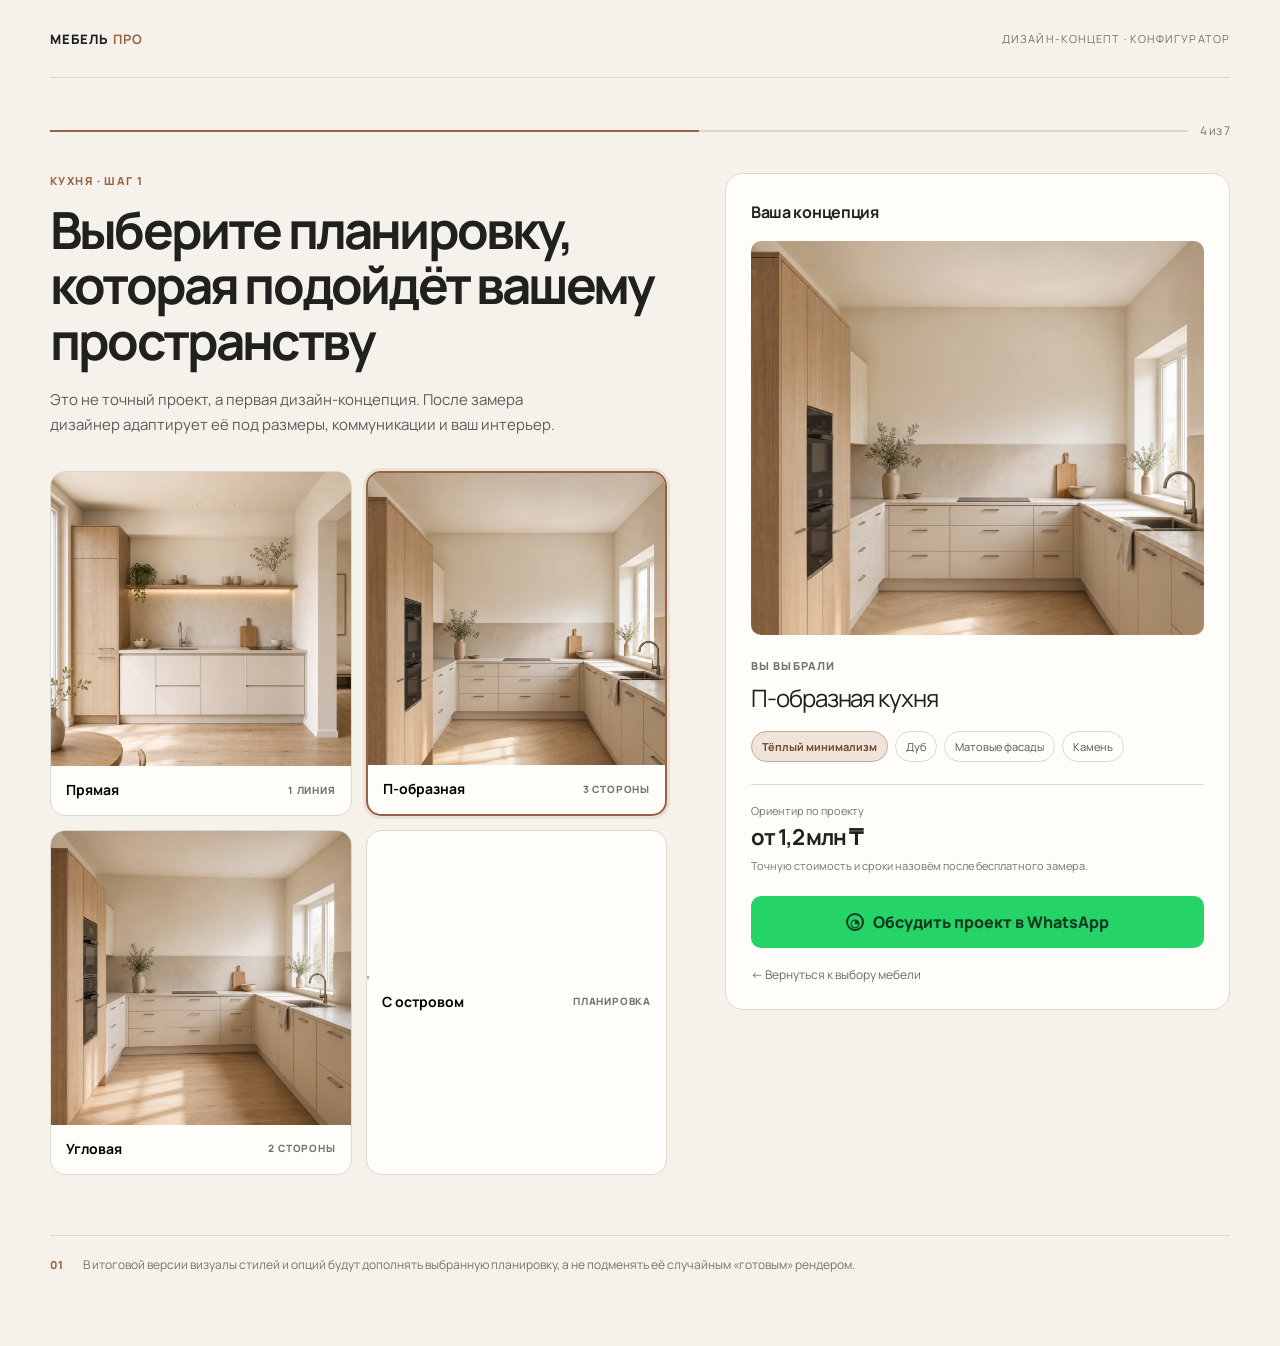
<file: kitchen-configurator-concept.html>
<!doctype html>
<html lang="ru">
<head>
  <meta charset="utf-8">
  <meta name="viewport" content="width=device-width, initial-scale=1">
  <title>МЕБЕЛЬ ПРО — дизайн-концепт конфигуратора</title>
  <link rel="preconnect" href="https://fonts.googleapis.com">
  <link rel="preconnect" href="https://fonts.gstatic.com" crossorigin>
  <link href="https://fonts.googleapis.com/css2?family=Manrope:wght@400;500;600;700;800&display=swap" rel="stylesheet">
  <style>
    :root{--paper:#f5f2ec;--white:#fffdfa;--ink:#20211f;--muted:#75736e;--line:#ded8ce;--wood:#9a6245;--wood-soft:#eee4da;--wa:#25d366;}
    *{box-sizing:border-box} body{margin:0;background:var(--paper);color:var(--ink);font-family:Manrope,Arial,sans-serif;-webkit-font-smoothing:antialiased}
    button{font:inherit} .shell{width:min(1180px,calc(100% - 40px));margin:auto}.bar{height:78px;display:flex;align-items:center;justify-content:space-between;border-bottom:1px solid var(--line)}
    .brand{letter-spacing:.08em;font-size:13px;font-weight:800}.brand b{color:var(--wood)}.note{font-size:11px;letter-spacing:.1em;text-transform:uppercase;color:var(--muted)}
    main{padding:44px 0 72px}.progress{display:flex;align-items:center;gap:12px;margin-bottom:34px}.track{height:2px;flex:1;background:#dcd5ca}.fill{width:57%;height:100%;background:var(--wood)}.progress span{font-size:12px;color:var(--muted);white-space:nowrap}
    .layout{display:grid;grid-template-columns:minmax(0,1.1fr) minmax(320px,.9fr);gap:58px;align-items:start}.eyebrow{margin:0 0 14px;color:var(--wood);font-size:11px;font-weight:800;text-transform:uppercase;letter-spacing:.13em}.title{margin:0;max-width:620px;font-size:clamp(30px,4vw,52px);line-height:1.08;letter-spacing:-.055em}.lead{max-width:545px;margin:20px 0 34px;color:#5c5b57;font-size:15px;line-height:1.65}
    .cards{display:grid;grid-template-columns:repeat(2,minmax(0,1fr));gap:14px}.choice{appearance:none;border:1px solid var(--line);background:var(--white);padding:0;border-radius:15px;text-align:left;overflow:hidden;cursor:pointer;transition:transform .2s,border-color .2s,box-shadow .2s}.choice:hover{transform:translateY(-3px);box-shadow:0 14px 28px rgba(39,32,24,.08)}.choice.selected{border:2px solid var(--wood);box-shadow:0 0 0 3px rgba(154,98,69,.13)}
    .choice img{display:block;width:100%;aspect-ratio:1.02;object-fit:cover}.choice .cap{display:flex;justify-content:space-between;align-items:center;padding:14px 15px 16px;font-size:14px;font-weight:700}.plan{color:var(--muted);font-size:10px;font-weight:800;letter-spacing:.08em;text-transform:uppercase}.placeholder{aspect-ratio:1.02;background:#e9e3da;position:relative;overflow:hidden}.placeholder:before,.placeholder:after{content:"";position:absolute;border:1px solid rgba(154,98,69,.55)}.placeholder:before{inset:25% 18% 24% 18%;border-bottom:0}.placeholder:after{height:30%;left:18%;right:38%;bottom:24%;border-top:0}.island:after{height:16%;left:32%;right:32%;bottom:18%;border:1px solid rgba(154,98,69,.55)}
    .aside{position:sticky;top:24px;padding:25px;background:var(--white);border:1px solid var(--line);border-radius:18px}.aside h2{margin:2px 0 18px;font-size:16px;letter-spacing:-.02em}.summary-img{width:100%;aspect-ratio:1.15;object-fit:cover;border-radius:10px}.summary-label{margin:18px 0 8px;font-size:11px;letter-spacing:.1em;text-transform:uppercase;color:var(--muted);font-weight:800}.summary-title{margin:0;font-size:24px;letter-spacing:-.045em}.chips{display:flex;flex-wrap:wrap;gap:7px;margin:17px 0 22px}.chip{border:1px solid var(--line);padding:7px 10px;border-radius:99px;font-size:11px;color:#575651}.chip.active{border-color:#c8a995;background:var(--wood-soft);color:#74452e;font-weight:700}.estimate{border-top:1px solid var(--line);padding-top:18px;margin-top:6px}.estimate small{display:block;font-size:11px;color:var(--muted);margin-bottom:4px}.estimate b{font-size:22px;letter-spacing:-.05em}.estimate p{font-size:11px;line-height:1.5;color:var(--muted);margin:6px 0 0}.whatsapp{margin-top:22px;width:100%;border:0;border-radius:10px;background:var(--wa);color:#103a22;font-weight:800;padding:15px;display:flex;align-items:center;justify-content:center;gap:9px;cursor:pointer}.wa-icon{width:18px;height:18px;border:2px solid currentColor;border-radius:50%;display:inline-grid;place-items:center;font-size:11px}.back{border:0;background:none;color:#6e6b66;padding:0;margin-top:18px;font-size:12px;cursor:pointer}
    .foot{display:flex;gap:18px;align-items:flex-start;border-top:1px solid var(--line);margin-top:60px;padding-top:20px;color:var(--muted);font-size:12px;line-height:1.55}.num{font-size:11px;color:var(--wood);font-weight:800;letter-spacing:.12em}
    @media(max-width:760px){.shell{width:min(100% - 28px,620px)}.bar{height:65px}.note{display:none}main{padding-top:27px}.layout{grid-template-columns:1fr;gap:26px}.title{font-size:35px}.aside{position:static;order:-1}.aside h2{display:none}.summary-img{aspect-ratio:1.8}.cards{gap:10px}.choice .cap{padding:11px;font-size:12px}.plan{font-size:9px}.foot{margin-top:35px}}
  </style>
</head>
<body>
  <div class="shell">
    <header class="bar"><div class="brand">МЕБЕЛЬ <b>ПРО</b></div><div class="note">Дизайн-концепт · конфигуратор</div></header>
    <main>
      <div class="progress"><div class="track"><div class="fill"></div></div><span>4 из 7</span></div>
      <div class="layout">
        <section>
          <p class="eyebrow">Кухня · шаг 1</p>
          <h1 class="title">Выберите планировку, которая подойдёт вашему пространству</h1>
          <p class="lead">Это не точный проект, а первая дизайн-концепция. После замера дизайнер адаптирует её под размеры, коммуникации и ваш интерьер.</p>
          <div class="cards" id="cards">
            <button class="choice" data-name="Прямая кухня" data-img="assets/kitchen-straight-warm-minimal.png"><img src="assets/kitchen-straight-warm-minimal.png" alt="Прямая кухня"><span class="cap">Прямая <span class="plan">1 линия</span></span></button>
            <button class="choice selected" data-name="П-образная кухня" data-img="assets/kitchen-u-warm-minimal.png"><img src="assets/kitchen-u-warm-minimal.png" alt="П-образная кухня"><span class="cap">П-образная <span class="plan">3 стороны</span></span></button>
            <button class="choice" data-name="Угловая кухня" data-img="assets/kitchen-corner-warm-minimal.png"><img src="assets/kitchen-corner-warm-minimal.png" alt="Угловая кухня"><span class="cap">Угловая <span class="plan">2 стороны</span></span></button>
            <button class="choice" data-name="Кухня с островом" data-img="assets/kitchen-u-warm-minimal.png"><span class="placeholder island" aria-hidden="true"></span><span class="cap">С островом <span class="plan">планировка</span></span></button>
          </div>
        </section>
        <aside class="aside">
          <h2>Ваша концепция</h2>
          <img id="summaryImg" class="summary-img" src="assets/kitchen-u-warm-minimal.png" alt="Выбранная планировка кухни">
          <div class="summary-label">Вы выбрали</div>
          <p id="summaryTitle" class="summary-title">П-образная кухня</p>
          <div class="chips"><span class="chip active">Тёплый минимализм</span><span class="chip">Дуб</span><span class="chip">Матовые фасады</span><span class="chip">Камень</span></div>
          <div class="estimate"><small>Ориентир по проекту</small><b>от 1,2 млн ₸</b><p>Точную стоимость и сроки назовём после бесплатного замера.</p></div>
          <button class="whatsapp"><span class="wa-icon">◔</span> Обсудить проект в WhatsApp</button>
          <button class="back">← Вернуться к выбору мебели</button>
        </aside>
      </div>
      <div class="foot"><span class="num">01</span><span>В итоговой версии визуалы стилей и опций будут дополнять выбранную планировку, а не подменять её случайным «готовым» рендером.</span></div>
    </main>
  </div>
  <script>
    document.querySelectorAll('.choice').forEach((card)=>card.addEventListener('click',()=>{
      document.querySelectorAll('.choice').forEach((item)=>item.classList.remove('selected'));
      card.classList.add('selected');
      document.getElementById('summaryTitle').textContent=card.dataset.name;
      if(card.dataset.img){document.getElementById('summaryImg').src=card.dataset.img;}
    }));
  </script>
</body>
</html>
</file>
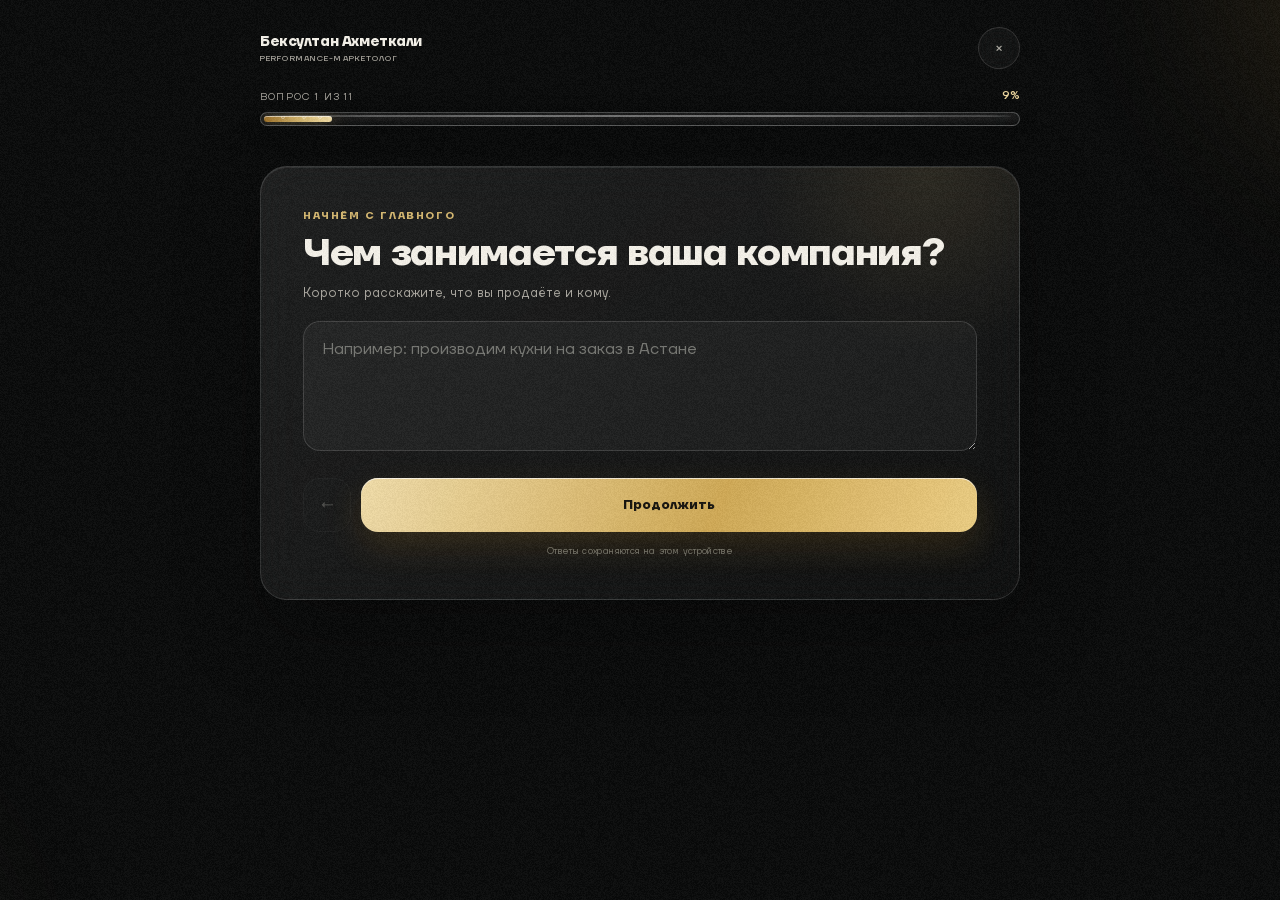
<file: quiz.html>
<!DOCTYPE html>
<html lang="ru">
<head>
  <meta charset="UTF-8">
  <meta name="viewport" content="width=device-width,initial-scale=1,viewport-fit=cover">
  <meta name="theme-color" content="#080909">
  <title>Диагностика проекта — Бексултан Ахметкали</title>
  <style>
    @font-face{font-family:"TT Firs Neue";src:url("assets/TTFirsNeue-Regular.woff2") format("woff2");font-weight:400;font-display:swap}
    @font-face{font-family:"TT Firs Neue";src:url("assets/TTFirsNeue-Medium.woff2") format("woff2");font-weight:500;font-display:swap}
    @font-face{font-family:"TT Firs Neue";src:url("assets/TTFirsNeue-Bold.woff2") format("woff2");font-weight:700;font-display:swap}
    :root{--bg:#080909;--card:rgba(255,255,255,.055);--ink:#f6f3eb;--muted:#aaa79f;--gold:#d6b870;--gold2:#f0d99f;--line:rgba(255,255,255,.14);--r:27px;--ease:cubic-bezier(.22,1,.36,1)}
    *{box-sizing:border-box}html{background:var(--bg)}body{margin:0;min-height:100svh;background:var(--bg);color:var(--ink);font-family:"TT Firs Neue",-apple-system,BlinkMacSystemFont,"SF Pro Text","Segoe UI",sans-serif;-webkit-font-smoothing:antialiased;overflow-x:hidden}button,input,textarea{font:inherit}button{color:inherit}.noise{position:fixed;inset:0;z-index:50;pointer-events:none;background:url("assets/noise.gif") repeat;opacity:.06}.lights{position:fixed;inset:-20%;pointer-events:none;overflow:hidden}.lights:before,.lights:after{content:"";position:absolute;border-radius:50%;filter:blur(90px);opacity:.18}.lights:before{width:430px;height:430px;background:#8d6929;right:-120px;top:-80px;animation:drift 16s ease-in-out infinite alternate}.lights:after{width:360px;height:360px;background:#57482d;left:-150px;bottom:-80px;animation:drift 20s ease-in-out infinite alternate-reverse}@keyframes drift{to{transform:translate(40px,60px) scale(1.12)}}
    .shell{position:relative;z-index:2;min-height:100svh;width:min(100% - 32px,760px);margin:auto;padding:18px 0 28px;display:flex;flex-direction:column}.topbar{display:flex;align-items:center;justify-content:space-between;min-height:44px;margin-bottom:18px}.brand{color:var(--ink);text-decoration:none;font-size:14px;font-weight:700;letter-spacing:-.03em}.brand small{display:block;margin-top:2px;color:var(--muted);font-size:8px;font-weight:500;text-transform:uppercase;letter-spacing:.14em}.close{width:42px;height:42px;border:1px solid var(--line);border-radius:50%;display:grid;place-items:center;text-decoration:none;color:var(--muted);background:rgba(255,255,255,.035);backdrop-filter:blur(14px);transition:.25s}.close:active{transform:scale(.94)}
    .progress-head{display:flex;justify-content:space-between;align-items:end;margin-bottom:9px}.progress-head span{font-size:10px;color:var(--muted);text-transform:uppercase;letter-spacing:.12em}.progress-head strong{font-size:12px;color:var(--gold2);font-weight:500}.tube{position:relative;height:14px;padding:3px;border:1px solid rgba(255,255,255,.24);border-radius:999px;background:linear-gradient(180deg,rgba(255,255,255,.12),rgba(255,255,255,.025));box-shadow:inset 0 2px 5px rgba(0,0,0,.5),0 7px 24px rgba(0,0,0,.2);overflow:hidden;backdrop-filter:blur(16px)}.tube:before{content:"";position:absolute;left:7px;right:7px;top:2px;height:2px;border-radius:50%;background:rgba(255,255,255,.38);z-index:3}.liquid{height:100%;width:0;border-radius:999px;background:linear-gradient(90deg,#9c7028,#d6b870 55%,#f4dfa8);box-shadow:0 0 18px rgba(214,184,112,.55),inset 0 1px rgba(255,255,255,.55);transition:width .7s var(--ease);position:relative;overflow:hidden}.liquid:after{content:"";position:absolute;inset:0;background:linear-gradient(100deg,transparent 15%,rgba(255,255,255,.5) 45%,transparent 70%);transform:translateX(-110%);animation:shine 2.6s ease-in-out infinite}@keyframes shine{60%,100%{transform:translateX(120%)}}.bubble{position:absolute;z-index:2;width:4px;height:4px;border:1px solid rgba(255,255,255,.6);border-radius:50%;bottom:3px;opacity:.65;animation:bubble 2.2s linear infinite}.bubble.b1{left:25%}.bubble.b2{left:56%;animation-delay:.7s}.bubble.b3{left:80%;animation-delay:1.4s}@keyframes bubble{to{transform:translateY(-8px);opacity:0}}
    .stage{flex:1;display:flex;align-items:flex-start;padding:28px 0 20px}.card{width:100%;position:relative;overflow:hidden;padding:27px 22px 22px;border:1px solid var(--line);border-radius:var(--r);background:linear-gradient(145deg,rgba(255,255,255,.085),rgba(255,255,255,.025));box-shadow:0 28px 80px rgba(0,0,0,.35),inset 0 1px rgba(255,255,255,.09);backdrop-filter:blur(22px);-webkit-backdrop-filter:blur(22px)}.card:before{content:"";position:absolute;inset:0;pointer-events:none;background:radial-gradient(380px circle at 88% 2%,rgba(214,184,112,.11),transparent 46%)}.step{position:relative;display:none}.step.active{display:block;animation:stepIn .5s var(--ease) both}.step.back-in{animation-name:backIn}@keyframes stepIn{from{opacity:0;transform:translateX(24px);filter:blur(5px)}}@keyframes backIn{from{opacity:0;transform:translateX(-24px);filter:blur(5px)}}.eyebrow{margin-bottom:11px;color:var(--gold);font-size:10px;font-weight:700;text-transform:uppercase;letter-spacing:.16em}.step h1,.step h2{margin:0 0 9px;font-family:"TT Firs Neue",sans-serif;font-size:clamp(25px,6.7vw,34px);font-weight:700;line-height:1.1;letter-spacing:-.035em;text-wrap:balance}.hint{max-width:440px;margin:0 0 19px;color:var(--muted);font-size:12.5px;line-height:1.48}.options{display:grid;gap:9px}.option{position:relative;width:100%;min-height:54px;padding:14px 47px 14px 16px;border:1px solid rgba(255,255,255,.12);border-radius:17px;background:rgba(255,255,255,.035);text-align:left;cursor:pointer;transition:border-color .25s,background .25s,transform .25s}.option:after{content:"";position:absolute;right:17px;top:50%;width:16px;height:16px;border:1px solid rgba(255,255,255,.27);border-radius:50%;transform:translateY(-50%);transition:.25s}.option:hover{border-color:rgba(214,184,112,.34);background:rgba(214,184,112,.055)}.option.selected{border-color:rgba(214,184,112,.65);background:linear-gradient(110deg,rgba(214,184,112,.14),rgba(255,255,255,.035));transform:translateY(-1px)}.option.selected:after{border:5px solid var(--gold2);box-shadow:0 0 16px rgba(214,184,112,.42)}
    .field{width:100%;min-height:58px;padding:17px 18px;color:var(--ink);border:1px solid rgba(255,255,255,.14);border-radius:17px;outline:0;background:rgba(255,255,255,.04);transition:.25s}.field::placeholder{color:#777873}.field:focus{border-color:rgba(214,184,112,.7);box-shadow:0 0 0 4px rgba(214,184,112,.07)}textarea.field{min-height:130px;resize:vertical}.fields{display:grid;gap:11px}.error{display:none;color:#e8b8a8;font-size:11px;margin:9px 2px 0}.error.show{display:block}.nav-actions{position:relative;display:grid;grid-template-columns:48px 1fr;gap:10px;margin-top:22px}.back{width:48px;height:54px;border:1px solid var(--line);border-radius:17px;background:rgba(255,255,255,.035);cursor:pointer}.back:disabled{opacity:.25;cursor:default}.next,.submit{height:54px;border:0;border-radius:17px;color:#16130d;background:linear-gradient(110deg,#f1dda9,#d1aa55 58%,#edce83);font-size:13px;font-weight:700;cursor:pointer;box-shadow:0 14px 35px rgba(160,112,29,.22),inset 0 1px rgba(255,255,255,.7);transition:.25s}.next:active,.submit:active{transform:scale(.98)}.next:disabled{opacity:.4;cursor:not-allowed}.micro{margin-top:13px;text-align:center;color:#777873;font-size:9px;letter-spacing:.04em}
    .success{position:relative;text-align:center;padding:0 0 5px}.success-aura{position:absolute;width:250px;height:250px;left:50%;top:-110px;transform:translateX(-50%);border-radius:50%;background:radial-gradient(circle,rgba(214,184,112,.2),rgba(214,184,112,.04) 43%,transparent 70%);filter:blur(8px);animation:aura 4s ease-in-out infinite alternate}.success-mark{position:relative;width:43px;height:43px;margin:0 auto 12px;border:1px solid rgba(214,184,112,.46);border-radius:50%;display:grid;place-items:center;color:#17130c;font-size:17px;background:linear-gradient(145deg,#f3dfa9,#c99f49);box-shadow:0 0 0 8px rgba(214,184,112,.035),0 0 35px rgba(214,184,112,.17)}@keyframes aura{to{transform:translateX(-50%) scale(1.15);opacity:.7}}
    .success p{max-width:480px;margin:13px auto 0;color:var(--muted);font-size:13px;line-height:1.55}.success-lead{margin-bottom:16px!important}.success-lead b{color:var(--ink);font-weight:500}
    .proposal{position:relative;height:188px;margin:16px 0 13px;padding:25px 21px;overflow:hidden;border:1px solid rgba(214,184,112,.38);border-radius:23px;background:linear-gradient(145deg,rgba(214,184,112,.14),rgba(255,255,255,.025));text-align:left;box-shadow:inset 0 1px rgba(255,255,255,.14),0 22px 55px rgba(0,0,0,.3)}.proposal:before{content:"";position:absolute;inset:0;z-index:2;background:rgba(8,9,9,.22);backdrop-filter:blur(9px);-webkit-backdrop-filter:blur(9px)}.proposal:after{content:"";position:absolute;inset:0;z-index:3;background:linear-gradient(105deg,transparent 25%,rgba(255,255,255,.2) 47%,transparent 67%);transform:translateX(-120%);animation:documentShine 3.8s ease-in-out infinite}.proposal-top{display:flex;justify-content:space-between;align-items:start;gap:15px;margin-bottom:22px;filter:blur(4px);opacity:.58;transform:scale(1.035)}.proposal-label{color:var(--gold);font-size:8px;font-weight:700;letter-spacing:.15em;text-transform:uppercase}.proposal h3{margin:5px 0 0;font-size:21px;letter-spacing:-.04em}.proposal-lock{position:absolute;z-index:5;left:50%;top:50%;width:68px;height:68px;transform:translate(-50%,-50%);border:1px solid rgba(255,232,174,.6);border-radius:50%;display:grid;place-items:center;color:var(--gold2);background:linear-gradient(145deg,rgba(42,37,26,.9),rgba(12,13,13,.86));box-shadow:0 0 0 12px rgba(214,184,112,.06),0 0 45px rgba(214,184,112,.24),inset 0 1px rgba(255,255,255,.2)}.proposal-lock svg{width:30px;height:30px;fill:none;stroke:currentColor;stroke-width:1.45;stroke-linecap:round;stroke-linejoin:round}.doc-line{height:9px;margin-top:10px;border-radius:99px;background:linear-gradient(90deg,rgba(255,255,255,.2),rgba(255,255,255,.045));filter:blur(3px);opacity:.68}.doc-line:nth-child(3){width:82%}.doc-line:nth-child(4){width:66%}@keyframes documentShine{55%,100%{transform:translateX(120%)}}
    .wa-cta{position:relative;display:grid;grid-template-columns:1fr 56px;align-items:center;width:100%;min-height:70px;padding:6px 7px 6px 21px;border:1px solid rgba(255,255,255,.4);border-radius:22px;color:#17130c;text-decoration:none;text-align:left;background:linear-gradient(110deg,#f5e4b6,#d1a84e 58%,#f0d18a);font-size:15px;font-weight:700;box-shadow:0 22px 52px rgba(160,112,29,.38),inset 0 1px rgba(255,255,255,.82);opacity:0;transform:translateY(10px);animation:ctaIn .65s var(--ease) .75s forwards}.wa-cta b{white-space:nowrap}.wa-cta span{width:54px;height:54px;border-radius:18px;display:grid;place-items:center;color:white;background:linear-gradient(145deg,#39da75,#128f43);box-shadow:inset 0 1px rgba(255,255,255,.42),0 10px 24px rgba(20,140,72,.3)}.wa-cta svg{width:27px;height:27px;fill:currentColor}@keyframes ctaIn{to{opacity:1;transform:none}}.success-note{margin-top:10px;color:#777873;font-size:9px}.wa-message{display:none;margin-top:10px;color:var(--gold2);font-size:10px}.wa-message.show{display:block}
    .burst-particles{position:relative;height:0;z-index:8;pointer-events:none}.burst-particles i{position:absolute;left:50%;top:-8px;width:8px;height:14px;background:linear-gradient(145deg,rgba(255,255,255,.8),rgba(214,184,112,.35));clip-path:polygon(50% 0,100% 100%,0 72%);opacity:0}.quiz-complete .progress-head{animation:progressFade .45s ease .65s forwards}.quiz-complete .tube{overflow:visible;animation:tubeBreak .7s var(--ease) .32s forwards}.quiz-complete .burst-particles i{animation:shard .8s var(--ease) .42s forwards}.quiz-complete .burst-particles i:nth-child(2){--x:62px;--y:-28px;transform:rotate(40deg)}.quiz-complete .burst-particles i:nth-child(3){--x:-74px;--y:-21px;transform:rotate(-55deg)}.quiz-complete .burst-particles i:nth-child(4){--x:105px;--y:19px;transform:rotate(90deg)}.quiz-complete .burst-particles i:nth-child(5){--x:-112px;--y:24px;transform:rotate(-100deg)}.quiz-complete .burst-particles i:nth-child(6){--x:26px;--y:45px;transform:rotate(150deg)}.quiz-complete .burst-particles i:first-child{--x:-20px;--y:-48px}@keyframes tubeBreak{0%{transform:scale(1);filter:brightness(1)}42%{transform:scaleX(1.03) scaleY(1.5);filter:brightness(2)}100%{transform:scaleX(.15) scaleY(.2);opacity:0;filter:brightness(3)}}@keyframes shard{0%{opacity:0;transform:translate(0,0) scale(.4)}18%{opacity:1}100%{opacity:0;transform:translate(var(--x),var(--y)) rotate(210deg) scale(.15)}}@keyframes progressFade{to{opacity:0;transform:translateY(-5px)}}
    .completion-explosion{position:fixed;inset:0;z-index:90;pointer-events:none;overflow:hidden;visibility:hidden}.quiz-complete .completion-explosion{visibility:visible}.explosion-flash{position:absolute;left:50%;top:105px;width:24px;height:24px;border-radius:50%;transform:translate(-50%,-50%);background:#fff7d9;opacity:0}.quiz-complete .explosion-flash{animation:screenFlash 1.05s ease-out .26s forwards}.shock-ring{position:absolute;left:50%;top:105px;width:30px;height:30px;border:2px solid rgba(247,222,157,.9);border-radius:50%;transform:translate(-50%,-50%) scale(.1);opacity:0}.quiz-complete .shock-ring{animation:shockwave 1.15s var(--ease) .3s forwards}.quiz-complete .shock-ring.r2{animation-delay:.42s}.quiz-complete .shock-ring.r3{animation-delay:.54s}.explosion-shard{position:absolute;left:50%;top:105px;width:13px;height:26px;clip-path:polygon(45% 0,100% 82%,15% 100%,0 25%);background:linear-gradient(145deg,rgba(255,255,255,.95),rgba(214,184,112,.45) 55%,rgba(113,83,29,.15));filter:drop-shadow(0 0 8px rgba(240,217,159,.7));opacity:0}.quiz-complete .explosion-shard{animation:fullShard 1.25s var(--ease) .32s forwards}.explosion-shard:nth-of-type(4){--tx:-44vw;--ty:24vh;--rot:340deg}.explosion-shard:nth-of-type(5){--tx:-30vw;--ty:-12vh;--rot:-290deg}.explosion-shard:nth-of-type(6){--tx:-16vw;--ty:43vh;--rot:410deg}.explosion-shard:nth-of-type(7){--tx:8vw;--ty:37vh;--rot:-360deg}.explosion-shard:nth-of-type(8){--tx:24vw;--ty:-9vh;--rot:300deg}.explosion-shard:nth-of-type(9){--tx:43vw;--ty:23vh;--rot:-420deg}.explosion-shard:nth-of-type(10){--tx:-48vw;--ty:62vh;--rot:470deg}.explosion-shard:nth-of-type(11){--tx:48vw;--ty:58vh;--rot:-390deg}.explosion-shard:nth-of-type(12){--tx:-5vw;--ty:72vh;--rot:520deg}.explosion-shard:nth-of-type(13){--tx:35vw;--ty:78vh;--rot:-480deg}@keyframes screenFlash{0%{opacity:0;transform:translate(-50%,-50%) scale(.2)}18%{opacity:1;box-shadow:0 0 45px 25px #f5dfa5,0 0 160px 90px rgba(214,184,112,.52)}55%{opacity:.36;transform:translate(-50%,-50%) scale(13)}100%{opacity:0;transform:translate(-50%,-50%) scale(28)}}@keyframes shockwave{0%{opacity:0;transform:translate(-50%,-50%) scale(.1)}18%{opacity:.9}100%{opacity:0;transform:translate(-50%,-50%) scale(28);border-width:.5px}}@keyframes fullShard{0%{opacity:0;transform:translate(-50%,-50%) scale(.2) rotate(0)}14%{opacity:1}100%{opacity:0;transform:translate(calc(-50% + var(--tx)),calc(-50% + var(--ty))) scale(.45) rotate(var(--rot))}}
    .final-success{padding-top:2px}.done-emblem{position:relative;width:94px;height:94px;margin:0 auto 18px;display:grid;place-items:center}.done-emblem svg{position:absolute;inset:0;width:100%;height:100%;transform:rotate(-90deg);overflow:visible}.done-track{fill:none;stroke:rgba(255,255,255,.08);stroke-width:1}.done-progress{fill:none;stroke:url(#doneGold);stroke-width:2;stroke-linecap:round;stroke-dasharray:264;stroke-dashoffset:264;filter:drop-shadow(0 0 6px rgba(214,184,112,.65));animation:drawDone 1.15s var(--ease) .15s forwards}.done-core{width:62px;height:62px;border-radius:50%;display:grid;place-items:center;color:#17130c;font-size:27px;background:linear-gradient(145deg,#f6e5b5,#c99e46);box-shadow:0 0 0 9px rgba(214,184,112,.04),0 0 36px rgba(214,184,112,.18),inset 0 1px rgba(255,255,255,.8);transform:scale(.4);opacity:0;animation:coreIn .7s var(--ease) .52s forwards}.done-dot{position:absolute;width:7px;height:7px;border-radius:50%;background:var(--gold2);box-shadow:0 0 12px rgba(214,184,112,.8);animation:doneOrbit 4.2s linear infinite;transform-origin:3px 47px;top:0;left:44px}.done-dot.d2{animation-delay:-2.1s;opacity:.5}@keyframes drawDone{to{stroke-dashoffset:0}}@keyframes coreIn{to{transform:scale(1);opacity:1}}@keyframes doneOrbit{to{transform:rotate(360deg)}}.final-success h2{font-size:clamp(31px,8.6vw,44px);margin-bottom:13px}.final-success .personal{color:var(--gold2)}.final-copy{margin:0 auto 18px!important;max-width:500px!important}.final-proof{display:flex;justify-content:center;gap:8px;flex-wrap:wrap;margin-top:15px}.final-proof span{padding:7px 10px;border:1px solid rgba(255,255,255,.09);border-radius:999px;background:rgba(255,255,255,.025);color:#858680;font-size:9px}.final-success .wa-cta{margin-top:3px}
    .completion-explosion,.burst-particles{display:none!important}.final-success{max-width:540px;margin:0 auto;text-align:left}.final-success .eyebrow{text-align:left}.final-success h2{font-size:clamp(25px,6.8vw,34px);line-height:1.08;letter-spacing:-.04em;margin-bottom:13px;text-align:left}.final-success h2 small{display:block;margin-top:8px;color:var(--gold2);font-size:.57em;font-weight:500;line-height:1.3;letter-spacing:-.015em}.final-copy{margin:0 0 20px!important;font-size:13px;line-height:1.55;color:var(--muted);max-width:430px!important;text-align:left}.final-success .wa-cta{margin-top:6px}.final-success .done-emblem{width:82px;height:82px;margin:0 auto 18px}.final-success .done-core{width:54px;height:54px}.success-note,.final-proof{display:none!important}
    .noise{opacity:.045}
    @media(min-width:700px){.shell{padding-top:26px}.card{padding:42px}.stage{padding:40px 0}.options{grid-template-columns:1fr 1fr}.option{min-height:62px}.step h1,.step h2{font-size:38px}.fields{grid-template-columns:1fr 1fr}.final-success h2{font-size:36px}}
    @media(prefers-reduced-motion:reduce){*{scroll-behavior:auto}.lights:before,.lights:after,.liquid:after,.bubble{animation:none}.step.active{animation:none}.noise{display:none}}
  </style>
  <!-- Meta Pixel Code -->
  <script>
  !function(f,b,e,v,n,t,s){if(f.fbq)return;n=f.fbq=function(){n.callMethod?n.callMethod.apply(n,arguments):n.queue.push(arguments)};if(!f._fbq)f._fbq=n;n.push=n;n.loaded=!0;n.version='2.0';n.queue=[];t=b.createElement(e);t.async=!0;t.src=v;s=b.getElementsByTagName(e)[0];s.parentNode.insertBefore(t,s)}(window,document,'script','https://connect.facebook.net/en_US/fbevents.js');
  let pixelEnabled=true;try{const s=new URLSearchParams(location.search);if(s.has('no_pixel'))localStorage.setItem('disable_meta_pixel','1');if(s.has('pixel_on'))localStorage.removeItem('disable_meta_pixel');pixelEnabled=localStorage.getItem('disable_meta_pixel')!=='1'}catch(e){}
  if(pixelEnabled){fbq('init','3165355223656540');fbq('track','PageView');try{const p=new URLSearchParams(location.search);if(!localStorage.getItem('meta_unique_visitor')){fbq('trackCustom','UniqueVisitor');localStorage.setItem('meta_unique_visitor','1')}const source=p.get('utm_source')||'';if(p.has('fbclid')||/facebook|instagram|meta/i.test(source)){fbq('trackCustom','AdLandingView',{utm_source:source||'meta'})}}catch(e){}}
  </script>
  <!-- End Meta Pixel Code -->
</head>
<body>
  <noscript><img height="1" width="1" style="display:none" alt="" src="https://www.facebook.com/tr?id=3165355223656540&ev=PageView&noscript=1"></noscript>
  <div class="noise" aria-hidden="true"></div><div class="lights" aria-hidden="true"></div>
  <main class="shell">
    <header class="topbar"><a class="brand" href="index.html">Бексултан Ахметкали<small>Performance-маркетолог</small></a><a class="close" href="index.html" aria-label="Вернуться на главную">×</a></header>
    <div class="progress-head"><span id="stepLabel">Вопрос 1 из 11</span><strong id="percent">9%</strong></div>
    <div class="tube" role="progressbar" aria-valuemin="0" aria-valuemax="100" aria-valuenow="9"><div class="liquid" id="liquid"><i class="bubble b1"></i><i class="bubble b2"></i><i class="bubble b3"></i></div></div><div class="burst-particles" aria-hidden="true"><i></i><i></i><i></i><i></i><i></i><i></i></div>
    <section class="stage"><form class="card" id="quiz" novalidate>
      <div class="step active" data-key="business" data-type="text"><div class="eyebrow">Начнём с главного</div><h1>Чем занимается ваша компания?</h1><p class="hint">Коротко расскажите, что вы продаёте и кому.</p><textarea class="field" name="business" placeholder="Например: производим кухни на заказ в Астане"></textarea><div class="error">Напишите хотя бы несколько слов о бизнесе.</div></div>
      <div class="step" data-key="revenue"><div class="eyebrow">Масштаб бизнеса</div><h2>Какой оборот компании в месяц?</h2><p class="hint">Это поможет оценить реалистичный потенциал роста.</p><div class="options"><button type="button" class="option">До 10 млн ₸</button><button type="button" class="option">10–30 млн ₸</button><button type="button" class="option">30–50 млн ₸</button><button type="button" class="option">50–100 млн ₸</button><button type="button" class="option">Более 100 млн ₸</button></div><div class="error">Выберите один вариант.</div></div>
      <div class="step" data-key="budget"><div class="eyebrow">Реклама</div><h2>Какой у вас ежемесячный рекламный бюджет?</h2><div class="options"><button type="button" class="option">До $1 000</button><button type="button" class="option">$1 000–2 000</button><button type="button" class="option">$2 000–5 000</button><button type="button" class="option">$5 000–10 000</button><button type="button" class="option">Более $10 000</button></div><div class="error">Выберите рекламный бюджет.</div></div>
      <div class="step" data-key="average_check"><div class="eyebrow">Экономика</div><h2>Какой у вас средний чек?</h2><div class="options"><button type="button" class="option">До 100 000 ₸</button><button type="button" class="option">100–500 тыс. ₸</button><button type="button" class="option">500 тыс.–1 млн ₸</button><button type="button" class="option">1–3 млн ₸</button><button type="button" class="option">3–5 млн ₸</button><button type="button" class="option">Более 5 млн ₸</button></div><div class="error">Выберите средний чек.</div></div>
      <div class="step" data-key="handler"><div class="eyebrow">Работа с лидами</div><h2>Кто сейчас обрабатывает новые заявки?</h2><div class="options"><button type="button" class="option">Отдел продаж</button><button type="button" class="option">Менеджер</button><button type="button" class="option">Отвечаю сам</button><button type="button" class="option">Пока никто</button></div><div class="error">Выберите один вариант.</div></div>
      <div class="step" data-key="crm"><div class="eyebrow">Система продаж</div><h2>Используете ли CRM?</h2><div class="options"><button type="button" class="option">Да</button><button type="button" class="option">Нет</button><button type="button" class="option">Сейчас внедряем</button></div><div class="error">Выберите один вариант.</div></div>
      <div class="step" data-key="lead_source"><div class="eyebrow">Текущая воронка</div><h2>Как сейчас вы получаете заявки из рекламы?</h2><div class="options"><button type="button" class="option">Сразу в WhatsApp</button><button type="button" class="option">Через сайт</button><button type="button" class="option">Через Instagram</button><button type="button" class="option">Через Telegram</button><button type="button" class="option">Другим способом</button><button type="button" class="option">Пока не запускаем рекламу</button></div><div class="error">Выберите один вариант.</div></div>
      <div class="step" data-key="reason"><div class="eyebrow">Точка роста</div><h2>Почему решили искать новую команду?</h2><div class="options"><button type="button" class="option">Хотим больше клиентов</button><button type="button" class="option">Не устраивает текущий результат</button><button type="button" class="option">Хотим масштабироваться</button><button type="button" class="option">Не хватает времени заниматься рекламой</button><button type="button" class="option">Запускаем рекламу впервые</button></div><div class="error">Выберите главную причину.</div></div>
      <div class="step" data-key="format"><div class="eyebrow">Сотрудничество</div><h2>Какой формат вам интересен?</h2><div class="options"><button type="button" class="option">Разовый запуск</button><button type="button" class="option">Работа несколько месяцев</button><button type="button" class="option">Долгосрочное сотрудничество</button><button type="button" class="option">Пока не определились</button></div><div class="error">Выберите один вариант.</div></div>
      <div class="step" data-key="growth"><div class="eyebrow">Следующий уровень</div><h2>Если реклама даст нужный результат, что сделаете дальше?</h2><div class="options"><button type="button" class="option">Увеличу рекламный бюджет</button><button type="button" class="option">Расширю команду</button><button type="button" class="option">Открою новое направление</button><button type="button" class="option">Буду масштабировать бизнес</button><button type="button" class="option">Пока не думал об этом</button></div><div class="error">Выберите один вариант.</div></div>
      <div class="step" data-key="contacts" data-type="contacts"><div class="eyebrow">Персональное предложение</div><h2>Отправим готовое КП в WhatsApp</h2><p class="hint">Мы подготовим коммерческое предложение на основе ваших ответов. Укажите имя и номер WhatsApp, куда его отправить.</p><div class="fields"><input class="field" name="name" autocomplete="name" inputmode="text" placeholder="Ваше имя"><input class="field" name="phone" autocomplete="tel" inputmode="tel" value="+7 " placeholder="+7 707 736 98 09"></div><div class="error">Введите имя буквами и полный номер в формате +7 707 736 98 09.</div></div>
      <div class="step" data-key="success"><div class="success final-success"><div class="success-aura"></div><div class="done-emblem"><svg viewBox="0 0 94 94" aria-hidden="true"><defs><linearGradient id="doneGold"><stop stop-color="#9b7028"/><stop offset=".55" stop-color="#f4dda1"/><stop offset="1" stop-color="#c69639"/></linearGradient></defs><circle class="done-track" cx="47" cy="47" r="42"/><circle class="done-progress" cx="47" cy="47" r="42"/></svg><div class="done-core">✓</div><i class="done-dot d1"></i><i class="done-dot d2"></i></div><div class="eyebrow">Диагностика завершена</div><h2><span class="personal">Спасибо, <span id="thanksName">Нурлан</span>.</span><br>Мы всё проанализировали</h2><p class="final-copy">Основа вашего персонального КП уже готова. Чтобы предложить не шаблон, а решение под ваш бизнес, нам нужно уточнить пару деталей — быстрее всего это сделать в WhatsApp.</p><a class="wa-cta" id="waButton" href="#"><b>Написать нам в WhatsApp</b><span><svg viewBox="0 0 24 24" aria-hidden="true"><path d="M12.04 2a9.84 9.84 0 0 0-8.49 14.8L2 22l5.35-1.5A9.93 9.93 0 1 0 12.04 2Zm5.78 14.05c-.24.68-1.4 1.3-1.93 1.37-.5.07-1.14.1-1.84-.12-.43-.14-.98-.32-1.68-.62-2.95-1.27-4.87-4.25-5.02-4.45-.15-.2-1.2-1.6-1.2-3.05 0-1.45.76-2.16 1.03-2.46.27-.3.59-.37.79-.37h.57c.18 0 .43-.07.67.51.24.58.83 2.02.9 2.17.08.15.13.32.03.52-.1.2-.15.32-.3.5-.15.17-.31.38-.45.51-.15.15-.3.31-.13.61.17.3.76 1.25 1.63 2.03 1.12 1 2.06 1.31 2.36 1.46.3.15.47.13.64-.08.17-.2.74-.86.94-1.16.2-.3.4-.25.67-.15.27.1 1.73.82 2.03.97.3.15.5.22.57.35.08.12.08.72-.17 1.4Z"/></svg></span></a><div class="wa-message" id="waMessage">Добавьте номер WhatsApp в настройку квиза — кнопка уже готова.</div><div class="success-note">Откроется чат с уже подготовленным сообщением</div><div class="final-proof"><span>Ответы сохранены</span><span>Ответим лично</span><span>Без обязательств</span></div></div></div>
      <div class="nav-actions" id="actions"><button class="back" id="back" type="button" aria-label="Назад">←</button><button class="next" id="next" type="button">Продолжить</button></div><div class="micro" id="micro">Ответы сохраняются на этом устройстве</div>
    </form></section>
  </main>
  <script>
    const WHATSAPP_NUMBER='77471949217';
    const WHATSAPP_TEXT='Здравствуйте! Я прошёл диагностику на сайте. Хочу уточнить детали и получить персональное КП.';
    const TELEGRAM_BOT_TOKEN='8681124799:AAERKJjg5ofa18pOw7fPKwwKy6DY97tx19U';
    const TELEGRAM_CHAT_ID='-5587186077';
    const steps=[...document.querySelectorAll('.step')],answers={},quiz=document.getElementById('quiz'),next=document.getElementById('next'),back=document.getElementById('back'),actions=document.getElementById('actions'),micro=document.getElementById('micro'),liquid=document.getElementById('liquid'),tube=document.querySelector('.tube'),label=document.getElementById('stepLabel'),percent=document.getElementById('percent');
    let current=0,direction=1;const questionCount=steps.length-1;
    try{Object.assign(answers,JSON.parse(localStorage.getItem('diagnosticDraft')||'{}'))}catch(e){}
    function save(){localStorage.setItem('diagnosticDraft',JSON.stringify(answers))}
    function valueOf(step){const type=step.dataset.type,key=step.dataset.key;if(type==='text')return step.querySelector('.field').value.trim();if(type==='contacts')return {name:step.querySelector('[name=name]').value.trim(),phone:step.querySelector('[name=phone]').value.trim()};return answers[key]||''}
    function valid(step){const type=step.dataset.type,v=valueOf(step);if(type==='text')return v.length>=3;if(type==='contacts')return /^[A-Za-zА-Яа-яЁёІіҢңҒғҮүҰұҚқӨөҺһ\s-]{2,}$/.test(v.name)&&/^\+7 \d{3} \d{3} \d{2} \d{2}$/.test(v.phone);return !!v}
    function sync(){const step=steps[current],key=step.dataset.key,v=answers[key];if(step.dataset.type==='text'&&v)step.querySelector('.field').value=v;if(step.dataset.type==='contacts'&&v){step.querySelector('[name=name]').value=v.name||'';step.querySelector('[name=phone]').value=v.phone||'+7 ';formatPhone()}step.querySelectorAll('.option').forEach(o=>o.classList.toggle('selected',o.textContent.trim()===v))}
    function prepareSuccess(){const name=answers.contacts?.name||'друг';document.getElementById('thanksName').textContent=name;const wa=document.getElementById('waButton'),note=document.getElementById('waMessage');if(WHATSAPP_NUMBER){wa.href=`https://wa.me/${WHATSAPP_NUMBER}?text=${encodeURIComponent(WHATSAPP_TEXT)}`;wa.target='_blank';wa.rel='noopener'}else{wa.href='#';wa.onclick=e=>{e.preventDefault();note.classList.add('show')}}}
    function centerQuiz(){requestAnimationFrame(()=>window.scrollTo({top:0,behavior:'smooth'}))}
    function render(){steps.forEach((s,i)=>{s.classList.toggle('active',i===current);s.classList.toggle('back-in',i===current&&direction<0)});if(current>=questionCount){actions.style.display='none';micro.style.display='none';label.textContent='Готово';percent.textContent='100%';liquid.style.width='100%';tube.setAttribute('aria-valuenow','100');prepareSuccess();centerQuiz();return}sync();const p=Math.round((current+1)/questionCount*100);label.textContent=`Вопрос ${current+1} из ${questionCount}`;percent.textContent=p+'%';liquid.style.width=p+'%';tube.setAttribute('aria-valuenow',p);back.disabled=current===0;next.textContent=current===questionCount-1?'Подготовить КП':'Продолжить';steps[current].querySelector('.error')?.classList.remove('show');centerQuiz()}
    function commit(step){const key=step.dataset.key,v=valueOf(step);answers[key]=v;save()}
    function trackMetaLead(){if(typeof fbq!=='function')return;const phone=(answers.contacts?.phone||'').replace(/\D/g,'');const key='meta_lead_'+phone;try{if(localStorage.getItem(key))return;fbq('track','Lead',{content_name:'Marketing diagnostic quiz'});localStorage.setItem(key,'1')}catch(e){fbq('track','Lead',{content_name:'Marketing diagnostic quiz'})}}
    function sendLeadToTelegram(){const labels={business:'Компания',revenue:'Оборот в месяц',budget:'Рекламный бюджет',average_check:'Средний чек',handler:'Кто обрабатывает заявки',crm:'CRM',lead_source:'Источник заявок',reason:'Причина поиска команды',format:'Формат сотрудничества',growth:'Планы при хорошем результате'};const lines=['🔥 НОВЫЙ ЛИД С КВИЗА','',`👤 Имя: ${answers.contacts.name}`,`📱 Телефон: ${answers.contacts.phone}`,''];Object.entries(labels).forEach(([key,label])=>lines.push(`${label}: ${answers[key]||'—'}`));lines.push('',`Страница: ${location.href}`,`Время: ${new Date().toLocaleString('ru-RU')}`);const body=new URLSearchParams({chat_id:TELEGRAM_CHAT_ID,text:lines.join('\n')});fetch(`https://api.telegram.org/bot${TELEGRAM_BOT_TOKEN}/sendMessage`,{method:'POST',mode:'no-cors',body}).catch(()=>{})}
    function goNext(){const step=steps[current];if(!valid(step)){step.querySelector('.error')?.classList.add('show');step.querySelector('.field')?.focus();return}commit(step);if(current===questionCount-1){answers.createdAt=new Date().toISOString();save();trackMetaLead();sendLeadToTelegram();next.disabled=true;current=questionCount;direction=1;render();return}current++;direction=1;render()}
    quiz.addEventListener('click',e=>{const option=e.target.closest('.option');if(!option)return;const step=option.closest('.step');step.querySelectorAll('.option').forEach(o=>o.classList.remove('selected'));option.classList.add('selected');answers[step.dataset.key]=option.textContent.trim();save();step.querySelector('.error')?.classList.remove('show');setTimeout(()=>{if(steps[current]===step)goNext()},230)});
    const nameField=quiz.querySelector('[name=name]'),phoneField=quiz.querySelector('[name=phone]');
    nameField.addEventListener('input',()=>{nameField.value=nameField.value.replace(/[^A-Za-zА-Яа-яЁёІіҢңҒғҮүҰұҚқӨөҺһ\s-]/g,'')});
    function formatPhone(){let digits=phoneField.value.replace(/\D/g,'');if(digits.startsWith('7')||digits.startsWith('8'))digits=digits.slice(1);digits=digits.slice(0,10);let value='+7';if(digits.length)value+=' '+digits.slice(0,3);if(digits.length>3)value+=' '+digits.slice(3,6);if(digits.length>6)value+=' '+digits.slice(6,8);if(digits.length>8)value+=' '+digits.slice(8,10);phoneField.value=value+(digits.length===0?' ':'')}
    phoneField.addEventListener('input',formatPhone);phoneField.addEventListener('focus',()=>{if(!phoneField.value.trim())phoneField.value='+7 '});phoneField.addEventListener('keydown',e=>{if((e.key==='Backspace'||e.key==='Delete')&&phoneField.selectionStart<=3)e.preventDefault()});
    const questionHints={budget:'Поможет подобрать реалистичный план запуска и масштабирования рекламы.',average_check:'Нужен, чтобы оценить экономику привлечения одного клиента.',handler:'Поймём, насколько быстро новые обращения попадают в работу.',crm:'Поможет понять, как сейчас контролируются заявки и продажи.',lead_source:'Увидим текущий путь клиента от рекламы до первого обращения.',reason:'Так мы сфокусируем предложение на вашей главной задаче.',format:'Подберём объём работы и подходящий темп запуска.',growth:'Поймём, к какому результату должна привести рекламная система.'};Object.entries(questionHints).forEach(([key,text])=>{const step=quiz.querySelector(`[data-key="${key}"]`);if(!step.querySelector('.hint')){const hint=document.createElement('p');hint.className='hint';hint.textContent=text;step.querySelector('h2').after(hint)}});
    const finalTitle=document.querySelector('.final-success h2'),finalCopy=document.querySelector('.final-copy'),waText=document.querySelector('#waButton b');finalTitle.innerHTML='<span class="personal"><span id="thanksName">Нурлан</span>, осталось пару деталей</span><small>Ваше персональное КП уже готовим</small>';finalCopy.textContent='Напишите нам в WhatsApp. За пару минут уточним детали и отправим предложение для вашего бизнеса.';waText.textContent='Получить своё КП';document.querySelector('.final-proof')?.remove();document.querySelector('.success-note')?.remove();
    next.addEventListener('click',goNext);back.addEventListener('click',()=>{if(current>0){current--;direction=-1;render()}});quiz.addEventListener('input',e=>{if(!e.target.classList.contains('field'))return;steps[current].querySelector('.error')?.classList.remove('show')});document.addEventListener('keydown',e=>{if(e.key==='Enter'&&document.activeElement.tagName!=='TEXTAREA'&&current<questionCount){e.preventDefault();goNext()}});render();
  </script>
</body>
</html>
</file>
